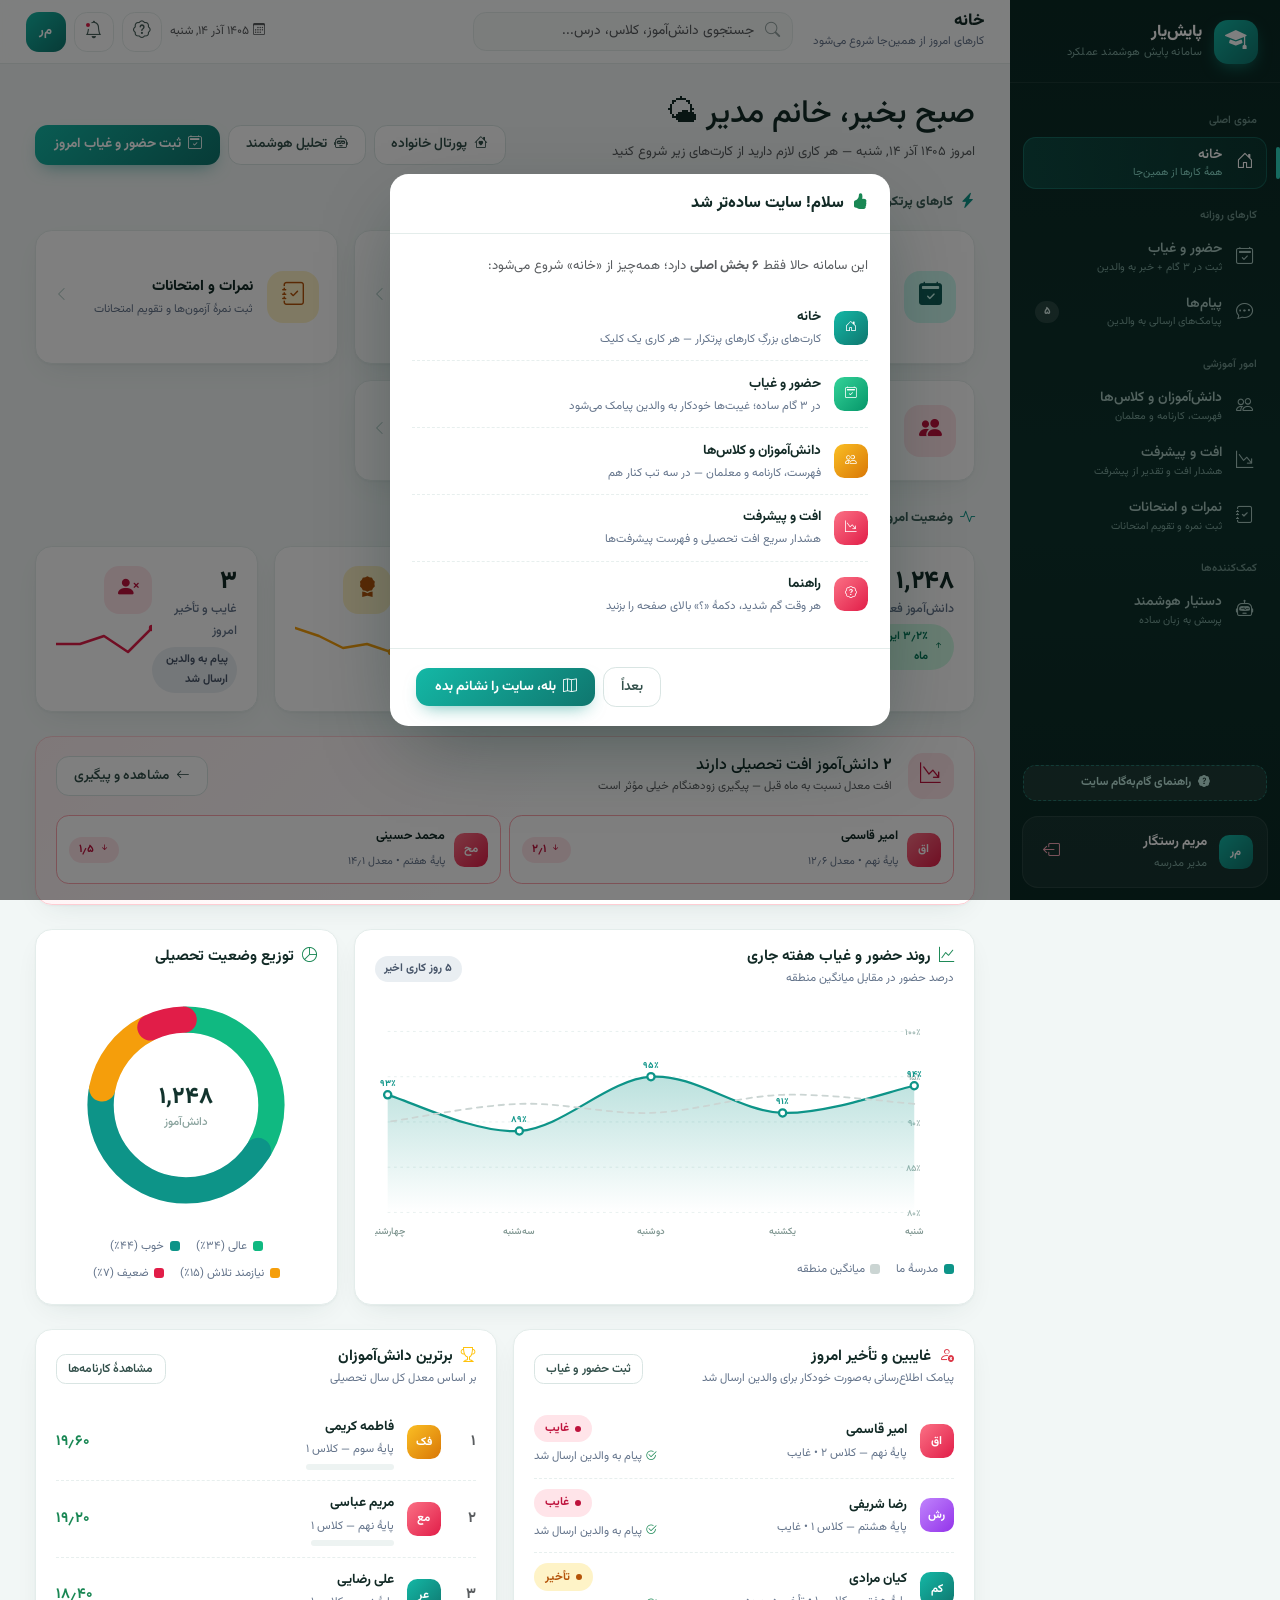
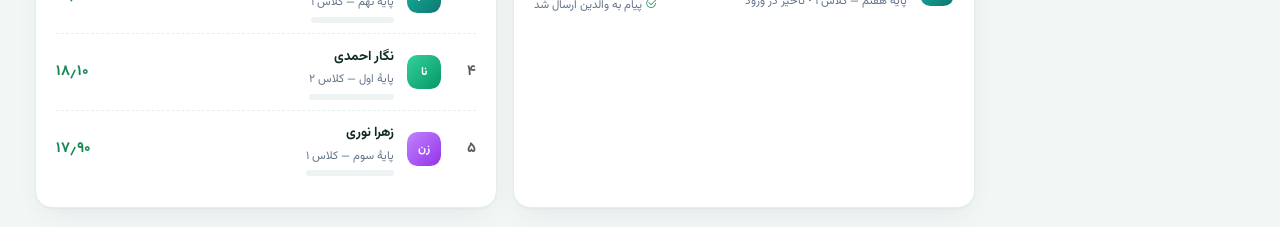
<file: index.html>
<!DOCTYPE html>
<html lang="fa" dir="rtl">
<head>
  <meta charset="UTF-8">
  <meta name="viewport" content="width=device-width, initial-scale=1">
  <title>سامانه پایش هوشمند عملکرد دانش‌آموز</title>
  <meta name="description" content="قالب فرانت‌اند سامانه پایش هوشمند عملکرد، حضور و غیاب و نمرات دانش‌آموزان">
  <link rel="stylesheet" href="assets/css/bootstrap.rtl.min.css">
  <link rel="stylesheet" href="assets/css/bootstrap-icons.css">
  <link rel="stylesheet" href="assets/css/fonts.css">
  <link rel="stylesheet" href="assets/css/style.css">
</head>
<body>

<div class="app-wrapper">

  <!-- ══════════════ پس‌زمینه سایدبار موبایل ══════════════ -->
  <div class="backdrop"></div>

  <!-- ══════════════ سایدبار ساده‌شده: ۶ آیتم با زیرنویس توضیحی ══════════════ -->
  <aside class="sidebar" aria-label="منوی اصلی">
    <div class="brand">
      <span class="brand-logo"><i class="bi bi-mortarboard-fill"></i></span>
      <div>
        <div class="brand-title">پایش‌یار</div>
        <div class="brand-sub">سامانه پایش هوشمند عملکرد</div>
      </div>
    </div>

    <nav class="sidebar-nav sidebar-scroll">
      <div class="nav-caption">منوی اصلی</div>
      <a href="#" class="side-link active" data-view="dashboard">
        <i class="bi bi-house-door"></i>
        <span class="side-wrap"><span class="side-txt">خانه</span><span class="side-sub">همهٔ کارها از همین‌جا</span></span>
      </a>

      <div class="nav-caption">کارهای روزانه</div>
      <a href="#" class="side-link" data-view="attendance">
        <i class="bi bi-calendar2-check"></i>
        <span class="side-wrap"><span class="side-txt">حضور و غیاب</span><span class="side-sub">ثبت در ۳ گام + خبر به والدین</span></span>
      </a>
      <a href="#" class="side-link" data-view="messages">
        <i class="bi bi-chat-dots"></i>
        <span class="side-wrap"><span class="side-txt">پیام‌ها</span><span class="side-sub">پیامک‌های ارسالی به والدین</span></span>
        <span class="n-badge" id="navMsgBadge">۵</span>
      </a>

      <div class="nav-caption">امور آموزشی</div>
      <a href="#" class="side-link" data-view="students">
        <i class="bi bi-people"></i>
        <span class="side-wrap"><span class="side-txt">دانش‌آموزان و کلاس‌ها</span><span class="side-sub">فهرست، کارنامه و معلمان</span></span>
      </a>
      <a href="#" class="side-link" data-view="trend">
        <i class="bi bi-graph-down-arrow"></i>
        <span class="side-wrap"><span class="side-txt">افت و پیشرفت</span><span class="side-sub">هشدار افت و تقدیر از پیشرفت</span></span>
      </a>
      <a href="#" class="side-link" data-view="grades">
        <i class="bi bi-journal-check"></i>
        <span class="side-wrap"><span class="side-txt">نمرات و امتحانات</span><span class="side-sub">ثبت نمره و تقویم امتحانات</span></span>
      </a>

      <div class="nav-caption">کمک‌کننده‌ها</div>
      <a href="#" class="side-link" data-view="ai">
        <i class="bi bi-robot"></i>
        <span class="side-wrap"><span class="side-txt">دستیار هوشمند</span><span class="side-sub">پرسش به زبان ساده</span></span>
      </a>
    </nav>

    <div class="side-help">
      <button class="btn btn-tour w-100" id="btnSideTour"><i class="bi bi-patch-question-fill me-1"></i> راهنمای گام‌به‌گام سایت</button>
    </div>

    <div class="side-user">
      <span class="avatar sm av-teal">م‌ر</span>
      <div>
        <div class="name">مریم رستگار</div>
        <div class="role">مدیر مدرسه</div>
      </div>
      <button class="logout" title="خروج" aria-label="خروج" onclick="toast('خروج از حساب — نسخهٔ نمایشی','bi-box-arrow-left')"><i class="bi bi-box-arrow-left"></i></button>
    </div>
  </aside>

  <!-- ══════════════ ناحیه اصلی ══════════════ -->
  <div class="main-area">

    <!-- نوار بالا -->
    <header class="topbar">
      <button class="icon-btn d-lg-none" id="burger" aria-label="باز کردن منو"><i class="bi bi-list"></i></button>
      <div class="me-2 d-none d-sm-block">
        <h1 class="page-title" id="pageTitle">خانه</h1>
        <div class="crumb" id="pageCrumb">کارهای امروز از همین‌جا شروع می‌شود</div>
      </div>

      <div class="top-search d-none d-md-block">
        <i class="bi bi-search"></i>
        <input type="search" class="form-control" placeholder="جستجوی دانش‌آموز، کلاس، درس..." aria-label="جستجو">
      </div>

      <div class="d-flex align-items-center gap-2 ms-auto">
        <span class="d-none d-lg-inline-flex align-items-center gap-1 text-muted" style="font-size:.75rem">
          <i class="bi bi-calendar3"></i> <span data-today>—</span>
        </span>

        <!-- دکمهٔ همیشگی راهنما: مدیر هیچ‌وقت گم نمی‌شود -->
        <button class="icon-btn" id="btnTopTour" aria-label="راهنما" title="راهنمای گام‌به‌گام">
          <i class="bi bi-patch-question"></i>
        </button>

        <div class="dropdown">
          <button class="icon-btn" data-bs-toggle="dropdown" aria-label="اعلان‌ها" title="اعلان‌ها">
            <i class="bi bi-bell"></i><span class="ping"></span>
          </button>
          <div class="dropdown-menu dropdown-menu-start shadow border-0 p-2" style="width:320px;border-radius:1rem">
            <div class="px-2 py-1 fw-bold" style="font-size:.8rem">اعلان‌های امروز</div>
            <a href="#" class="dropdown-item d-flex gap-2 rounded-3 py-2" onclick="showView('messages');return false;">
              <i class="bi bi-send-x-fill text-danger mt-1"></i>
              <span style="font-size:.76rem"><b>امیر قاسمی</b> غایب بود — پیام به والدین ارسال شد<div class="text-muted">۰۷:۴۵ صبح</div></span>
            </a>
            <a href="#" class="dropdown-item d-flex gap-2 rounded-3 py-2" onclick="showView('messages');return false;">
              <i class="bi bi-send-x-fill text-danger mt-1"></i>
              <span style="font-size:.76rem"><b>رضا شریفی</b> غایب بود — پیام به والدین ارسال شد<div class="text-muted">۰۷:۴۵ صبح</div></span>
            </a>
            <a href="#" class="dropdown-item d-flex gap-2 rounded-3 py-2" onclick="showView('messages');return false;">
              <i class="bi bi-clock-fill text-warning mt-1"></i>
              <span style="font-size:.76rem"><b>کیان مرادی</b> با تأخیر وارد شد<div class="text-muted">۰۸:۱۰ صبح</div></span>
            </a>
            <a href="#" class="dropdown-item d-flex gap-2 rounded-3 py-2" onclick="showView('ai');return false;">
              <i class="bi bi-robot text-success mt-1"></i>
              <span style="font-size:.76rem">دستیار هوشمند: افت معدل کلاس نهم ۲ را بررسی کنید<div class="text-muted">دیروز</div></span>
            </a>
          </div>
        </div>

        <div class="dropdown">
          <button class="btn p-0 border-0 bg-transparent" data-bs-toggle="dropdown" aria-label="حساب کاربری">
            <span class="avatar av-teal">م‌ر</span>
          </button>
          <div class="dropdown-menu dropdown-menu-start shadow border-0 p-2" style="border-radius:1rem;min-width:200px">
            <div class="px-2 py-1"><b style="font-size:.82rem">مریم رستگار</b><div class="text-muted" style="font-size:.7rem">مدیر مدرسهٔ نمونهٔ پایش</div></div>
            <hr class="dropdown-divider">
            <a class="dropdown-item rounded-3" href="#" style="font-size:.8rem" onclick="toast('پروفایل — نسخه نمایشی','bi-person');return false;"><i class="bi bi-person"></i> پروفایل من</a>
            <a class="dropdown-item rounded-3" href="#" style="font-size:.8rem" onclick="toast('تنظیمات سامانه — نسخه نمایشی','bi-gear');return false;"><i class="bi bi-gear"></i> تنظیمات سامانه</a>
            <a class="dropdown-item rounded-3 text-danger" href="#" style="font-size:.8rem" onclick="toast('خروج — نسخه نمایشی','bi-box-arrow-left');return false;"><i class="bi bi-box-arrow-left"></i> خروج</a>
          </div>
        </div>
      </div>
    </header>

    <!-- محتوا -->
    <main class="content">

      <!-- ═══════════ خانه — مرکز کارها (وظیفه‌محور برای مدیر) ═══════════ -->
      <section id="view-dashboard" class="view">
        <div class="d-flex justify-content-between align-items-end flex-wrap gap-2 mb-4">
          <div>
            <h2 id="greet">صبح بخیر، خانم مدیر 🌤</h2>
            <p class="text-muted mb-0" style="font-size:.82rem">امروز <span data-today>—</span> — هر کاری لازم دارید از کارت‌های زیر شروع کنید</p>
          </div>
          <div class="d-flex gap-2">
            <a class="btn btn-ghost" href="parent.html"><i class="bi bi-house-heart me-1"></i> پورتال خانواده</a>
            <button class="btn btn-ghost" onclick="showView('ai')"><i class="bi bi-robot me-1"></i> تحلیل هوشمند</button>
            <button class="btn btn-brand" onclick="showView('attendance')"><i class="bi bi-calendar2-check me-1"></i> ثبت حضور و غیاب امروز</button>
          </div>
        </div>

        <!-- کارهای پرتکرار: ۵ کارت بزرگ (نقشهٔ راه مدیر) -->
        <div class="section-cap"><i class="bi bi-lightning-charge-fill"></i> کارهای پرتکرار — فقط یک کلیک</div>
        <div class="row g-3 mb-4">
          <div class="col-12 col-sm-6 col-xl-4">
            <button class="task-card tc-brand" onclick="showView('attendance')">
              <span class="task-icon"><i class="bi bi-calendar2-check-fill"></i></span>
              <span class="task-body">
                <span class="task-t">ثبت حضور و غیاب</span>
                <span class="task-s">در ۳ گام ساده — غیبت‌ها خودکار به والدین پیامک می‌شود</span>
                <span class="chip down mt-2">۳ غایب و تأخیر امروز</span>
              </span>
              <i class="bi bi-chevron-left task-arrow"></i>
            </button>
          </div>
          <div class="col-12 col-sm-6 col-xl-4">
            <button class="task-card tc-emerald" onclick="showView('messages')">
              <span class="task-icon"><i class="bi bi-chat-dots-fill"></i></span>
              <span class="task-body">
                <span class="task-t">پیام به والدین</span>
                <span class="task-s">پیامک‌های ارسال‌شده و ارسال پیام جدید</span>
                <span class="chip flat mt-2">۵ پیام اخیر</span>
              </span>
              <i class="bi bi-chevron-left task-arrow"></i>
            </button>
          </div>
          <div class="col-12 col-sm-6 col-xl-4">
            <button class="task-card tc-amber" onclick="showView('grades')">
              <span class="task-icon"><i class="bi bi-journal-check"></i></span>
              <span class="task-body">
                <span class="task-t">نمرات و امتحانات</span>
                <span class="task-s">ثبت نمرهٔ آزمون‌ها و تقویم امتحانات</span>
              </span>
              <i class="bi bi-chevron-left task-arrow"></i>
            </button>
          </div>
          <div class="col-12 col-sm-6 col-xl-4">
            <button class="task-card tc-rose" onclick="showView('students')">
              <span class="task-icon"><i class="bi bi-people-fill"></i></span>
              <span class="task-body">
                <span class="task-t">دانش‌آموزان و کلاس‌ها</span>
                <span class="task-s">فهرست دانش‌آموزان، کارنامه و معلمان — هر سه در یک صفحه</span>
              </span>
              <i class="bi bi-chevron-left task-arrow"></i>
            </button>
          </div>
          <div class="col-12 col-sm-6 col-xl-4">
            <button class="task-card tc-violet" onclick="showView('ai')">
              <span class="task-icon"><i class="bi bi-robot"></i></span>
              <span class="task-body">
                <span class="task-t">دستیار هوشمند</span>
                <span class="task-s">سؤال بپرسید به زبان ساده؛ پاسخ از داده‌های همین سامانه</span>
              </span>
              <i class="bi bi-chevron-left task-arrow"></i>
            </button>
          </div>
        </div>

        <!-- وضعیت امروز: ۴ کارت آمار (اعداد مستقیم در HTML) -->
        <div class="section-cap"><i class="bi bi-activity"></i> وضعیت امروز در یک نگاه</div>
        <div class="row g-3 mb-4">
          <div class="col-12 col-sm-6 col-xl-3">
            <div class="card-soft stat-card">
              <div class="d-flex justify-content-between align-items-start">
                <div>
                  <div class="stat-num">۱٬۲۴۸</div>
                  <div class="stat-label">دانش‌آموز فعال</div>
                  <span class="chip up mt-1"><i class="bi bi-arrow-up-short"></i>۳٫۲٪ این ماه</span>
                </div>
                <div>
                  <span class="stat-icon bg-soft-brand"><i class="bi bi-people-fill"></i></span>
                  <div class="mt-2" style="width:96px"><svg viewBox="0 0 96 34"><polyline points="96,30 76.8,21.529411764705884 57.6,17.647058823529413 38.4,15.176470588235293 19.200000000000003,10.588235294117645 0,6" fill="none" stroke="#0d9488" stroke-width="2.5" stroke-linecap="round" stroke-linejoin="round"></polyline><circle cx="96" cy="30" r="3.2" fill="#0d9488"></circle></svg></div>
                </div>
              </div>
            </div>
          </div>
          <div class="col-12 col-sm-6 col-xl-3">
            <div class="card-soft stat-card">
              <div class="d-flex justify-content-between align-items-start">
                <div>
                  <div class="stat-num">۹۳٪</div>
                  <div class="stat-label">درصد حضور امروز</div>
                  <span class="chip down mt-1"><i class="bi bi-arrow-down-short"></i>۱٪ نسبت به دیروز</span>
                </div>
                <div>
                  <span class="stat-icon bg-soft-emerald"><i class="bi bi-calendar2-check-fill"></i></span>
                  <div class="mt-2" style="width:96px"><svg viewBox="0 0 96 34"><polyline points="96,10 72,22 48,6 24,30 0,14" fill="none" stroke="#10b981" stroke-width="2.5" stroke-linecap="round" stroke-linejoin="round"></polyline><circle cx="96" cy="10" r="3.2" fill="#10b981"></circle></svg></div>
                </div>
              </div>
            </div>
          </div>
          <div class="col-12 col-sm-6 col-xl-3">
            <div class="card-soft stat-card">
              <div class="d-flex justify-content-between align-items-start">
                <div>
                  <div class="stat-num">۱۶٫۴</div>
                  <div class="stat-label">میانگین نمرات مدرسه</div>
                  <span class="chip up mt-1"><i class="bi bi-arrow-up-short"></i>۰٫۲ نسبت به ماه قبل</span>
                </div>
                <div>
                  <span class="stat-icon bg-soft-amber"><i class="bi bi-award-fill"></i></span>
                  <div class="mt-2" style="width:96px"><svg viewBox="0 0 96 34"><polyline points="96,30 72,22 48,26 24,14 0,6" fill="none" stroke="#f59e0b" stroke-width="2.5" stroke-linecap="round" stroke-linejoin="round"></polyline><circle cx="96" cy="30" r="3.2" fill="#f59e0b"></circle></svg></div>
                </div>
              </div>
            </div>
          </div>
          <div class="col-12 col-sm-6 col-xl-3">
            <div class="card-soft stat-card">
              <div class="d-flex justify-content-between align-items-start">
                <div>
                  <div class="stat-num">۳</div>
                  <div class="stat-label">غایب و تأخیر امروز</div>
                  <span class="chip flat mt-1">پیام به والدین ارسال شد</span>
                </div>
                <div>
                  <span class="stat-icon bg-soft-rose"><i class="bi bi-person-x-fill"></i></span>
                  <div class="mt-2" style="width:96px"><svg viewBox="0 0 96 34"><polyline points="96,6 72,30 48,14 24,22 0,22" fill="none" stroke="#e11d48" stroke-width="2.5" stroke-linecap="round" stroke-linejoin="round"></polyline><circle cx="96" cy="6" r="3.2" fill="#e11d48"></circle></svg></div>
                </div>
              </div>
            </div>
          </div>
        </div>

        <!-- ⚠️ هشدار افت تحصیلی — مدیر سریع متوجه می‌شود (فقط وقتی افت وجود داشته باشد نمایش داده می‌شود) -->
        <div class="card-soft trend-alert mb-4 d-none" id="declineAlert">
          <div class="card-body">
            <div class="d-flex align-items-center gap-3 flex-wrap mb-3">
              <span class="trend-alert-icon"><i class="bi bi-graph-down-arrow"></i></span>
              <div class="flex-grow-1">
                <h6 class="mb-0"><b id="declineAlertCount">۰</b> دانش‌آموز افت تحصیلی دارند</h6>
                <div class="text-muted" style="font-size:.72rem">افت معدل نسبت به ماه قبل — پیگیری زودهنگام خیلی مؤثر است</div>
              </div>
              <button class="btn btn-ghost" onclick="showView('trend')"><i class="bi bi-arrow-left me-1"></i> مشاهده و پیگیری</button>
            </div>
            <div class="row g-2" id="declineAlertList"></div>
          </div>
        </div>

        <!-- نمودارها (SVG ثابت داخل HTML) -->
        <div class="row g-3 mb-4">
          <div class="col-lg-8">
            <div class="card-soft h-100">
              <div class="card-head">
                <div><h6><i class="bi bi-graph-up text-success me-1"></i> روند حضور و غیاب هفته جاری</h6><span class="hint">درصد حضور در مقابل میانگین منطقه</span></div>
                <span class="chip flat">۵ روز کاری اخیر</span>
              </div>
              <div class="card-body">
                <div class="chart-wrap"><svg viewBox="0 0 640 250" role="img" aria-label="نمودار خطی"><linearGradient id="grad-w-0" x1="0" y1="0" x2="0" y2="1"><stop offset="0%" stop-color="#0d9488" stop-opacity="0.28"></stop><stop offset="100%" stop-color="#0d9488" stop-opacity="0"></stop></linearGradient><line x1="14" x2="596" y1="216" y2="216" stroke="#e6efee" stroke-dasharray="3 4"></line><text x="604" y="220" font-size="10" fill="#9ab3ae" text-anchor="start" font-weight="500">۸۰٪</text><line x1="14" x2="596" y1="166" y2="166" stroke="#e6efee" stroke-dasharray="3 4"></line><text x="604" y="170" font-size="10" fill="#9ab3ae" text-anchor="start" font-weight="500">۸۵٪</text><line x1="14" x2="596" y1="116" y2="116" stroke="#e6efee" stroke-dasharray="3 4"></line><text x="604" y="120" font-size="10" fill="#9ab3ae" text-anchor="start" font-weight="500">۹۰٪</text><line x1="14" x2="596" y1="66" y2="66" stroke="#e6efee" stroke-dasharray="3 4"></line><text x="604" y="70" font-size="10" fill="#9ab3ae" text-anchor="start" font-weight="500">۹۵٪</text><line x1="14" x2="596" y1="16" y2="16" stroke="#e6efee" stroke-dasharray="3 4"></line><text x="604" y="20" font-size="10" fill="#9ab3ae" text-anchor="start" font-weight="500">۱۰۰٪</text><text x="596" y="240" font-size="10.5" fill="#7d948f" text-anchor="middle" font-weight="500">شنبه</text><text x="450.5" y="240" font-size="10.5" fill="#7d948f" text-anchor="middle" font-weight="500">یکشنبه</text><text x="305" y="240" font-size="10.5" fill="#7d948f" text-anchor="middle" font-weight="500">دوشنبه</text><text x="159.5" y="240" font-size="10.5" fill="#7d948f" text-anchor="middle" font-weight="500">سه‌شنبه</text><text x="14" y="240" font-size="10.5" fill="#7d948f" text-anchor="middle" font-weight="500">چهارشنبه</text><path d="M 596 76 C 571.75 81, 499 107.66666666666666, 450.5 105.99999999999999 C 402 104.33333333333331, 353.5 62.666666666666664, 305 66 C 256.5 69.33333333333334, 208 122.66666666666667, 159.5 126 C 111 129.33333333333334, 38.25 92.66666666666667, 14 86 L 14 216 L 596 216 Z" fill="url(#grad-w-0)"></path><path d="M 596 76 C 571.75 81, 499 107.66666666666666, 450.5 105.99999999999999 C 402 104.33333333333331, 353.5 62.666666666666664, 305 66 C 256.5 69.33333333333334, 208 122.66666666666667, 159.5 126 C 111 129.33333333333334, 38.25 92.66666666666667, 14 86" fill="none" stroke="#0d9488" stroke-width="2.5" stroke-linecap="round" stroke-linejoin="round"></path><circle cx="596" cy="76" r="4" fill="#fff" stroke="#0d9488" stroke-width="2.5"></circle><text x="596" y="66" font-size="10" fill="#0d9488" text-anchor="middle" font-weight="700">۹۴٪</text><circle cx="450.5" cy="105.99999999999999" r="4" fill="#fff" stroke="#0d9488" stroke-width="2.5"></circle><text x="450.5" y="95.99999999999999" font-size="10" fill="#0d9488" text-anchor="middle" font-weight="700">۹۱٪</text><circle cx="305" cy="66" r="4" fill="#fff" stroke="#0d9488" stroke-width="2.5"></circle><text x="305" y="56" font-size="10" fill="#0d9488" text-anchor="middle" font-weight="700">۹۵٪</text><circle cx="159.5" cy="126" r="4" fill="#fff" stroke="#0d9488" stroke-width="2.5"></circle><text x="159.5" y="116" font-size="10" fill="#0d9488" text-anchor="middle" font-weight="700">۸۹٪</text><circle cx="14" cy="86" r="4" fill="#fff" stroke="#0d9488" stroke-width="2.5"></circle><text x="14" y="76" font-size="10" fill="#0d9488" text-anchor="middle" font-weight="700">۹۳٪</text><path d="M 596 96 C 571.75 94.33333333333333, 499 84.33333333333334, 450.5 86 C 402 87.66666666666666, 353.5 104.33333333333331, 305 105.99999999999999 C 256.5 107.66666666666666, 208 94.33333333333333, 159.5 96 C 111 97.66666666666667, 38.25 112.66666666666667, 14 116" fill="none" stroke="#cbd5d3" stroke-width="2" stroke-linecap="round" stroke-linejoin="round" stroke-dasharray="6 6"></path></svg></div>
                <div class="legend mt-3">
                  <span class="li"><span class="swatch" style="background:#0d9488"></span>مدرسهٔ ما</span>
                  <span class="li"><span class="swatch" style="background:#cbd5d3"></span>میانگین منطقه</span>
                </div>
              </div>
            </div>
          </div>
          <div class="col-lg-4">
            <div class="card-soft h-100">
              <div class="card-head"><h6><i class="bi bi-pie-chart text-success me-1"></i> توزیع وضعیت تحصیلی</h6></div>
              <div class="card-body d-flex flex-column align-items-center justify-content-center gap-3">
                <div class="chart-wrap" style="max-width:230px"><svg viewBox="0 0 210 210" role="img" aria-label="نمودار دونات"><circle cx="105" cy="105" r="78" fill="none" stroke="#edf3f2" stroke-width="24"></circle><circle cx="105" cy="105" r="78" fill="none" stroke="#10b981" stroke-width="24" stroke-dasharray="163.63007434640264 490.0884539600077" stroke-dashoffset="0" stroke-linecap="round" transform="rotate(-90 105 105)"></circle><circle cx="105" cy="105" r="78" fill="none" stroke="#0d9488" stroke-width="24" stroke-dasharray="212.6389197424034 490.0884539600077" stroke-dashoffset="-166.63007434640264" stroke-linecap="round" transform="rotate(-90 105 105)"></circle><circle cx="105" cy="105" r="78" fill="none" stroke="#f59e0b" stroke-width="24" stroke-dasharray="70.51326809400115 490.0884539600077" stroke-dashoffset="-382.26899408880604" stroke-linecap="round" transform="rotate(-90 105 105)"></circle><circle cx="105" cy="105" r="78" fill="none" stroke="#e11d48" stroke-width="24" stroke-dasharray="31.306191777200546 490.0884539600077" stroke-dashoffset="-455.7822621828072" stroke-linecap="round" transform="rotate(-90 105 105)"></circle><text x="105" y="103" font-size="21" fill="#12332d" text-anchor="middle" font-weight="800" class="donut-center">۱٬۲۴۸</text><text x="105" y="123" font-size="10.5" fill="#8aa39e" text-anchor="middle" font-weight="500">دانش‌آموز</text></svg></div>
                <div class="legend justify-content-center">
                  <span class="li"><span class="swatch" style="background:#10b981"></span>عالی (۳۴٪)</span>
                  <span class="li"><span class="swatch" style="background:#0d9488"></span>خوب (۴۴٪)</span>
                  <span class="li"><span class="swatch" style="background:#f59e0b"></span>نیازمند تلاش (۱۵٪)</span>
                  <span class="li"><span class="swatch" style="background:#e11d48"></span>ضعیف (۷٪)</span>
                </div>
              </div>
            </div>
          </div>
        </div>

        <!-- غایبین و برترین‌ها (داده‌ها مستقیم در HTML) -->
        <div class="row g-3">
          <div class="col-lg-6">
            <div class="card-soft h-100">
              <div class="card-head">
                <div><h6><i class="bi bi-person-x text-danger me-1"></i> غایبین و تأخیر امروز</h6><span class="hint">پیامک اطلاع‌رسانی به‌صورت خودکار برای والدین ارسال شد</span></div>
                <button class="btn btn-ghost btn-sm-brand" onclick="showView('attendance')">ثبت حضور و غیاب</button>
              </div>
              <div class="card-body pt-1">
                <div class="row-item">
                  <span class="avatar sm av-rose">اق</span>
                  <div>
                    <div class="t">امیر قاسمی</div>
                    <div class="s">پایهٔ نهم — کلاس ۲ • غایب</div>
                  </div>
                  <div class="end">
                    <span class="status-pill st-danger">غایب</span>
                    <div class="s mt-1"><i class="bi bi-check2-circle text-success"></i> پیام به والدین ارسال شد</div>
                  </div>
                </div>
                <div class="row-item">
                  <span class="avatar sm av-violet">رش</span>
                  <div>
                    <div class="t">رضا شریفی</div>
                    <div class="s">پایهٔ هشتم — کلاس ۱ • غایب</div>
                  </div>
                  <div class="end">
                    <span class="status-pill st-danger">غایب</span>
                    <div class="s mt-1"><i class="bi bi-check2-circle text-success"></i> پیام به والدین ارسال شد</div>
                  </div>
                </div>
                <div class="row-item">
                  <span class="avatar sm av-teal">کم</span>
                  <div>
                    <div class="t">کیان مرادی</div>
                    <div class="s">پایهٔ هفتم — کلاس ۱ • تأخیر در ورود</div>
                  </div>
                  <div class="end">
                    <span class="status-pill st-warn">تأخیر</span>
                    <div class="s mt-1"><i class="bi bi-check2-circle text-success"></i> پیام به والدین ارسال شد</div>
                  </div>
                </div>
              </div>
            </div>
          </div>
          <div class="col-lg-6">
            <div class="card-soft h-100">
              <div class="card-head">
                <div><h6><i class="bi bi-trophy text-warning me-1"></i> برترین دانش‌آموزان</h6><span class="hint">بر اساس معدل کل سال تحصیلی</span></div>
                <button class="btn btn-ghost btn-sm-brand" onclick="openReportTab()">مشاهدهٔ کارنامه‌ها</button>
              </div>
              <div class="card-body pt-1">
                <div class="row-item">
                  <span class="fw-bold text-muted" style="width:1.4rem">۱</span>
                  <span class="avatar sm av-amber">فک</span>
                  <div>
                    <div class="t">فاطمه کریمی</div>
                    <div class="s">پایهٔ سوم — کلاس ۱</div>
                    <div class="track mt-1" style="height:6px;background:#edf3f2;border-radius:99px;max-width:170px">
                      <div class="fill" style="width:98%;background:linear-gradient(90deg,#14b8a6,#0f766e)"></div>
                    </div>
                  </div>
                  <div class="end"><b class="text-success">۱۹٫۶۰</b></div>
                </div>
                <div class="row-item">
                  <span class="fw-bold text-muted" style="width:1.4rem">۲</span>
                  <span class="avatar sm av-rose">مع</span>
                  <div>
                    <div class="t">مریم عباسی</div>
                    <div class="s">پایهٔ نهم — کلاس ۱</div>
                    <div class="track mt-1" style="height:6px;background:#edf3f2;border-radius:99px;max-width:170px">
                      <div class="fill" style="width:96%;background:linear-gradient(90deg,#14b8a6,#0f766e)"></div>
                    </div>
                  </div>
                  <div class="end"><b class="text-success">۱۹٫۲۰</b></div>
                </div>
                <div class="row-item">
                  <span class="fw-bold text-muted" style="width:1.4rem">۳</span>
                  <span class="avatar sm av-teal">عر</span>
                  <div>
                    <div class="t">علی رضایی</div>
                    <div class="s">پایهٔ نهم — کلاس ۱</div>
                    <div class="track mt-1" style="height:6px;background:#edf3f2;border-radius:99px;max-width:170px">
                      <div class="fill" style="width:92%;background:linear-gradient(90deg,#14b8a6,#0f766e)"></div>
                    </div>
                  </div>
                  <div class="end"><b class="text-success">۱۸٫۴۰</b></div>
                </div>
                <div class="row-item">
                  <span class="fw-bold text-muted" style="width:1.4rem">۴</span>
                  <span class="avatar sm av-emerald">نا</span>
                  <div>
                    <div class="t">نگار احمدی</div>
                    <div class="s">پایهٔ اول — کلاس ۲</div>
                    <div class="track mt-1" style="height:6px;background:#edf3f2;border-radius:99px;max-width:170px">
                      <div class="fill" style="width:90.5%;background:linear-gradient(90deg,#14b8a6,#0f766e)"></div>
                    </div>
                  </div>
                  <div class="end"><b class="text-success">۱۸٫۱۰</b></div>
                </div>
                <div class="row-item">
                  <span class="fw-bold text-muted" style="width:1.4rem">۵</span>
                  <span class="avatar sm av-violet">زن</span>
                  <div>
                    <div class="t">زهرا نوری</div>
                    <div class="s">پایهٔ سوم — کلاس ۱</div>
                    <div class="track mt-1" style="height:6px;background:#edf3f2;border-radius:99px;max-width:170px">
                      <div class="fill" style="width:89.5%;background:linear-gradient(90deg,#14b8a6,#0f766e)"></div>
                    </div>
                  </div>
                  <div class="end"><b class="text-success">۱۷٫۹۰</b></div>
                </div>
              </div>
            </div>
          </div>
        </div>
      </section>

      <!-- ═══════════ حضور و غیاب — ویزارد ۳ گامی (داده‌های تستی مستقیم در HTML) ═══════════ -->
      <section id="view-attendance" class="view d-none">
        <div class="page-head">
          <div>
            <h2>ثبت حضور و غیاب</h2>
            <p>فقط ۳ گام: کلاس را انتخاب کنید ← وضعیت‌ها را علامت بزنید ← تأیید و ارسال پیام به والدین</p>
          </div>
          <div class="date-nav">
            <button class="btn-icon-ghost" aria-label="روز قبل" onclick="toast('انتخاب تاریخ — نسخه نمایشی','bi-calendar3')"><i class="bi bi-chevron-right"></i></button>
            <span class="d-label" id="attDate">—</span>
            <button class="btn-icon-ghost" aria-label="روز بعد" onclick="toast('انتخاب تاریخ — نسخه نمایشی','bi-calendar3')"><i class="bi bi-chevron-left"></i></button>
          </div>
        </div>

        <!-- نوار پیشرفت گام‌ها -->
        <div class="wiz-progress" id="attProg" aria-label="مراحل ثبت حضور و غیاب">
          <div class="wstep active" data-w="1"><span class="wnum">۱</span><span class="wt">انتخاب کلاس</span></div>
          <div class="wline"></div>
          <div class="wstep" data-w="2"><span class="wnum">۲</span><span class="wt">ثبت وضعیت</span></div>
          <div class="wline"></div>
          <div class="wstep" data-w="3"><span class="wnum">۳</span><span class="wt">تأیید و ارسال</span></div>
        </div>

        <!-- گام ۱: انتخاب کلاس (۵ کلاس نمونه — داده مستقیم در HTML) -->
        <div class="att-step" id="attStep1">
          <div class="card-soft">
            <div class="card-head">
              <h6><i class="bi bi-easel2 text-success me-1"></i> کلاس موردنظر را انتخاب کنید</h6>
              <span class="hint" id="attClsHint">۵ کلاس فعال</span>
            </div>
            <div class="card-body">
              <div class="row g-3" id="attClassCards">
                <div class="col-12 col-sm-6 col-lg-4">
                  <button type="button" class="cls-card" data-grade="اول" data-cls="۲" data-teacher="سمانه نوروزی" data-count="۲۶">
                    <span class="cls-badge av-emerald">اول ۲</span>
                    <span class="cls-t">پایهٔ اول — کلاس ۲</span>
                    <span class="cls-s"><i class="bi bi-person-video3"></i> معلم: سمانه نوروزی</span>
                    <span class="cls-s"><i class="bi bi-people"></i> ۲۶ دانش‌آموز</span>
                  </button>
                </div>
                <div class="col-12 col-sm-6 col-lg-4">
                  <button type="button" class="cls-card" data-grade="سوم" data-cls="۱" data-teacher="نرگس محمدی" data-count="۲۳">
                    <span class="cls-badge av-amber">سوم ۱</span>
                    <span class="cls-t">پایهٔ سوم — کلاس ۱</span>
                    <span class="cls-s"><i class="bi bi-person-video3"></i> معلم: نرگس محمدی</span>
                    <span class="cls-s"><i class="bi bi-people"></i> ۲۳ دانش‌آموز</span>
                  </button>
                </div>
                <div class="col-12 col-sm-6 col-lg-4">
                  <button type="button" class="cls-card" data-grade="هفتم" data-cls="۲" data-teacher="مینا اکبری" data-count="۲۷">
                    <span class="cls-badge av-violet">هفتم ۲</span>
                    <span class="cls-t">پایهٔ هفتم — کلاس ۲</span>
                    <span class="cls-s"><i class="bi bi-person-video3"></i> معلم: مینا اکبری</span>
                    <span class="cls-s"><i class="bi bi-people"></i> ۲۷ دانش‌آموز</span>
                  </button>
                </div>
                <div class="col-12 col-sm-6 col-lg-4">
                  <button type="button" class="cls-card" data-grade="نهم" data-cls="۱" data-teacher="پویا صالحی" data-count="۲۵">
                    <span class="cls-badge av-teal">نهم ۱</span>
                    <span class="cls-t">پایهٔ نهم — کلاس ۱</span>
                    <span class="cls-s"><i class="bi bi-person-video3"></i> معلم: پویا صالحی</span>
                    <span class="cls-s"><i class="bi bi-people"></i> ۲۵ دانش‌آموز</span>
                  </button>
                </div>
                <div class="col-12 col-sm-6 col-lg-4">
                  <button type="button" class="cls-card" data-grade="نهم" data-cls="۲" data-teacher="پویا صالحی" data-count="۲۴">
                    <span class="cls-badge av-rose">نهم ۲</span>
                    <span class="cls-t">پایهٔ نهم — کلاس ۲</span>
                    <span class="cls-s"><i class="bi bi-person-video3"></i> معلم: پویا صالحی</span>
                    <span class="cls-s"><i class="bi bi-people"></i> ۲۴ دانش‌آموز</span>
                  </button>
                </div>
              </div>
            </div>
            <div class="card-body d-flex justify-content-end pt-0">
              <button class="btn btn-brand" id="attToStep2" disabled>ادامه ← گام ۲ (ثبت وضعیت)</button>
            </div>
          </div>
        </div>

        <!-- گام ۲: ثبت وضعیت (۵ ردیف دادهٔ تستی مستقیم در HTML) -->
        <div class="att-step d-none" id="attStep2">
          <div class="card-soft mb-3">
            <div class="card-body">
              <div class="row g-2 align-items-center">
                <div class="col-md-5">
                  <span class="chip flat p-2" id="attSelClass"><i class="bi bi-easel2"></i> کلاسی انتخاب نشده</span>
                </div>
                <div class="col-md-7 d-flex flex-wrap gap-2 justify-content-md-end">
                  <span class="chip up p-2"><i class="bi bi-check-circle"></i> حاضر: <b id="cntPresent">۰</b></span>
                  <span class="chip down p-2"><i class="bi bi-x-circle"></i> غایب: <b id="cntAbsent">۰</b></span>
                  <span class="chip flat p-2" style="background:var(--amber-soft);color:#b45309"><i class="bi bi-clock"></i> تأخیر: <b id="cntLate">۰</b></span>
                  <span class="chip flat p-2"><i class="bi bi-file-text"></i> مجوز: <b id="cntExcused">۰</b></span>
                </div>
              </div>
              <div class="row g-2 mt-1 align-items-center">
                <div class="col-md-7">
                  <div class="att-search">
                    <i class="bi bi-search"></i>
                    <input type="search" class="form-control" id="attSearch" placeholder="جستجوی سریع نام یا کد دانش‌آموز..." aria-label="جستجوی دانش‌آموز در فهرست حضور و غیاب">
                  </div>
                </div>
                <div class="col-md-5 text-muted d-flex align-items-center gap-1" style="font-size:.7rem">
                  <i class="bi bi-person-check"></i> <span id="attVisibleCount">۵ نفر نمایش داده می‌شود</span>
                </div>
              </div>
            </div>
          </div>

          <div class="card-soft">
            <div class="card-head">
              <h6><i class="bi bi-check2-square text-success me-1"></i> وضعیت هر دانش‌آموز را علامت بزنید</h6>
              <span class="hint">همه به‌صورت پیش‌فرض «حاضر» هستند — فقط غایب، تأخیر یا مجوزها را علامت بزنید (فهرست نمونهٔ نمایشی است)</span>
            </div>
            <div class="table-responsive" style="max-height:52vh;overflow-y:auto">
              <table class="table table-clean align-middle">
                <thead class="position-sticky top-0 bg-white" style="z-index:5">
                  <tr><th>دانش‌آموز</th><th>والدین</th><th class="d-none d-md-table-cell">تماس اضطراری</th><th>وضعیت امروز</th><th>نتیجه</th></tr>
                </thead>
                <tbody id="attTbody">
                  <tr data-id="۱۰۴۲" data-name="علی رضایی" data-parent="آقای رضایی" data-phone="۰۹۱۲۳۴۵۶۷۸۹" data-status="present">
                    <td><div class="d-flex align-items-center gap-2">
                      <span class="avatar sm av-teal">عر</span>
                      <div><div class="fw-bold" style="font-size:.85rem">علی رضایی</div><div class="text-muted" style="font-size:.7rem">کد: ۱۰۴۲ — کلاس ۱</div></div>
                    </div></td>
                    <td>آقای رضایی</td>
                    <td class="d-none d-md-table-cell">۰۹۱۲۳۴۵۶۷۸۹</td>
                    <td><div class="seg">
                      <button type="button" class="seg-btn present" data-v="present"><i class="bi bi-check-circle"></i>حاضر</button>
                      <button type="button" class="seg-btn" data-v="absent"><i class="bi bi-x-circle"></i>غایب</button>
                      <button type="button" class="seg-btn" data-v="late"><i class="bi bi-clock"></i>تأخیر</button>
                      <button type="button" class="seg-btn" data-v="excused"><i class="bi bi-file-earmark-text"></i>مجوز</button>
                    </div></td>
                    <td><span class="status-pill st-excellent" data-pill>حاضر</span></td>
                  </tr>
                  <tr data-id="۱۰۴۳" data-name="سارا موسوی" data-parent="خانم موسوی" data-phone="۰۹۱۲۱۱۱۲۲۳۳" data-status="present">
                    <td><div class="d-flex align-items-center gap-2">
                      <span class="avatar sm av-emerald">سم</span>
                      <div><div class="fw-bold" style="font-size:.85rem">سارا موسوی</div><div class="text-muted" style="font-size:.7rem">کد: ۱۰۴۳ — کلاس ۱</div></div>
                    </div></td>
                    <td>خانم موسوی</td>
                    <td class="d-none d-md-table-cell">۰۹۱۲۱۱۱۲۲۳۳</td>
                    <td><div class="seg">
                      <button type="button" class="seg-btn present" data-v="present"><i class="bi bi-check-circle"></i>حاضر</button>
                      <button type="button" class="seg-btn" data-v="absent"><i class="bi bi-x-circle"></i>غایب</button>
                      <button type="button" class="seg-btn" data-v="late"><i class="bi bi-clock"></i>تأخیر</button>
                      <button type="button" class="seg-btn" data-v="excused"><i class="bi bi-file-earmark-text"></i>مجوز</button>
                    </div></td>
                    <td><span class="status-pill st-excellent" data-pill>حاضر</span></td>
                  </tr>
                  <tr data-id="۱۰۴۴" data-name="مریم عباسی" data-parent="آقای عباسی" data-phone="۰۹۳۵۴۴۴۵۵۶۶" data-status="present">
                    <td><div class="d-flex align-items-center gap-2">
                      <span class="avatar sm av-amber">مع</span>
                      <div><div class="fw-bold" style="font-size:.85rem">مریم عباسی</div><div class="text-muted" style="font-size:.7rem">کد: ۱۰۴۴ — کلاس ۱</div></div>
                    </div></td>
                    <td>آقای عباسی</td>
                    <td class="d-none d-md-table-cell">۰۹۳۵۴۴۴۵۵۶۶</td>
                    <td><div class="seg">
                      <button type="button" class="seg-btn present" data-v="present"><i class="bi bi-check-circle"></i>حاضر</button>
                      <button type="button" class="seg-btn" data-v="absent"><i class="bi bi-x-circle"></i>غایب</button>
                      <button type="button" class="seg-btn" data-v="late"><i class="bi bi-clock"></i>تأخیر</button>
                      <button type="button" class="seg-btn" data-v="excused"><i class="bi bi-file-earmark-text"></i>مجوز</button>
                    </div></td>
                    <td><span class="status-pill st-excellent" data-pill>حاضر</span></td>
                  </tr>
                  <tr data-id="۱۰۴۵" data-name="آرش کاظمی" data-parent="آقای کاظمی" data-phone="۰۹۱۹۸۸۸۷۷۶۶" data-status="present">
                    <td><div class="d-flex align-items-center gap-2">
                      <span class="avatar sm av-violet">آک</span>
                      <div><div class="fw-bold" style="font-size:.85rem">آرش کاظمی</div><div class="text-muted" style="font-size:.7rem">کد: ۱۰۴۵ — کلاس ۱</div></div>
                    </div></td>
                    <td>آقای کاظمی</td>
                    <td class="d-none d-md-table-cell">۰۹۱۹۸۸۸۷۷۶۶</td>
                    <td><div class="seg">
                      <button type="button" class="seg-btn present" data-v="present"><i class="bi bi-check-circle"></i>حاضر</button>
                      <button type="button" class="seg-btn" data-v="absent"><i class="bi bi-x-circle"></i>غایب</button>
                      <button type="button" class="seg-btn" data-v="late"><i class="bi bi-clock"></i>تأخیر</button>
                      <button type="button" class="seg-btn" data-v="excused"><i class="bi bi-file-earmark-text"></i>مجوز</button>
                    </div></td>
                    <td><span class="status-pill st-excellent" data-pill>حاضر</span></td>
                  </tr>
                  <tr data-id="۱۰۴۶" data-name="امیر قاسمی" data-parent="آقای قاسمی" data-phone="۰۹۱۲۷۷۷۸۸۹۹" data-status="present">
                    <td><div class="d-flex align-items-center gap-2">
                      <span class="avatar sm av-rose">اق</span>
                      <div><div class="fw-bold" style="font-size:.85rem">امیر قاسمی</div><div class="text-muted" style="font-size:.7rem">کد: ۱۰۴۶ — کلاس ۲</div></div>
                    </div></td>
                    <td>آقای قاسمی</td>
                    <td class="d-none d-md-table-cell">۰۹۱۲۷۷۷۸۸۹۹</td>
                    <td><div class="seg">
                      <button type="button" class="seg-btn present" data-v="present"><i class="bi bi-check-circle"></i>حاضر</button>
                      <button type="button" class="seg-btn" data-v="absent"><i class="bi bi-x-circle"></i>غایب</button>
                      <button type="button" class="seg-btn" data-v="late"><i class="bi bi-clock"></i>تأخیر</button>
                      <button type="button" class="seg-btn" data-v="excused"><i class="bi bi-file-earmark-text"></i>مجوز</button>
                    </div></td>
                    <td><span class="status-pill st-excellent" data-pill>حاضر</span></td>
                  </tr>
                  <tr id="attSearchEmpty" class="d-none"><td colspan="5"><div class="empty-hint">دانش‌آموزی با این نام یا کد پیدا نشد</div></td></tr>
                </tbody>
              </table>
            </div>
            <div class="card-body d-flex justify-content-between flex-wrap gap-2 pt-0">
              <button class="btn btn-ghost" id="attBack1"><i class="bi bi-chevron-right me-1"></i> بازگشت (انتخاب کلاس)</button>
              <button class="btn btn-brand" id="attToStep3">ادامه ← گام ۳ (تأیید و ارسال)</button>
            </div>
          </div>
        </div>

        <!-- گام ۳: تأیید و ارسال -->
        <div class="att-step d-none" id="attStep3">
          <div class="row g-3">
            <div class="col-lg-7">
              <div class="card-soft h-100">
                <div class="card-head"><h6><i class="bi bi-clipboard-check text-success me-1"></i> بازبینی نهایی</h6><span class="hint">خلاصهٔ ثبت شما قبل از ارسال</span></div>
                <div class="card-body">
                  <div class="row text-center g-2 mb-3">
                    <div class="col-6 col-md-3"><div class="review-box rb-ok"><div class="rb-num" id="revPresent">۰</div><div class="rb-t">حاضر</div></div></div>
                    <div class="col-6 col-md-3"><div class="review-box rb-danger"><div class="rb-num" id="revAbsent">۰</div><div class="rb-t">غایب</div></div></div>
                    <div class="col-6 col-md-3"><div class="review-box rb-warn"><div class="rb-num" id="revLate">۰</div><div class="rb-t">تأخیر</div></div></div>
                    <div class="col-6 col-md-3"><div class="review-box rb-info"><div class="rb-num" id="revExcused">۰</div><div class="rb-t">مجوز</div></div></div>
                  </div>
                  <div class="text-muted" style="font-size:.75rem"><i class="bi bi-info-circle"></i> در صورت تأیید، وضعیت ثبت و پیام اطلاع‌رسانی برای والدینِ غایبین و تأخیری‌ها ارسال می‌شود.</div>
                </div>
                <div class="card-body d-flex justify-content-between flex-wrap gap-2 pt-0">
                  <button class="btn btn-ghost" id="attBack2"><i class="bi bi-chevron-right me-1"></i> بازگشت (ویرایش وضعیت‌ها)</button>
                  <button class="btn btn-brand" id="btnNotify"><i class="bi bi-send-check me-1"></i> تأیید نهایی و ارسال پیام</button>
                </div>
              </div>
            </div>
            <div class="col-lg-5">
              <div class="card-soft h-100">
                <div class="card-head"><h6><i class="bi bi-send text-success me-1"></i> پیش‌نمایش پیامک والدین</h6></div>
                <div class="card-body">
                  <div class="sms-preview mb-3" id="smsBox"></div>
                  <div class="text-muted" style="font-size:.7rem"><i class="bi bi-info-circle"></i> در نسخهٔ نهایی، پیامک از طریق سرویس پیام‌رسان مدرسه ارسال می‌شود.</div>
                </div>
              </div>
            </div>
          </div>
        </div>

        <!-- پایان: ثبت موفق -->
        <div class="att-step d-none" id="attDone">
          <div class="card-soft done-card">
            <div class="done-icon"><i class="bi bi-check-circle-fill"></i></div>
            <h5 class="mt-3 mb-1">ثبت با موفقیت انجام شد</h5>
            <p class="text-muted" id="attDoneText" style="font-size:.85rem">—</p>
            <div class="d-flex gap-2 justify-content-center flex-wrap mt-3">
              <button class="btn btn-ghost" id="attRestart"><i class="bi bi-arrow-repeat me-1"></i> ثبت برای کلاس دیگر</button>
              <button class="btn btn-brand" onclick="showView('dashboard')"><i class="bi bi-house-door me-1"></i> بازگشت به خانه</button>
            </div>
          </div>
        </div>

        <div class="card-soft mt-3">
          <div class="card-head"><h6><i class="bi bi-clock-history text-success me-1"></i> سابقهٔ حضور و غیاب هفتهٔ اخیر</h6><span class="hint">۵ روز کاری گذشته</span></div>
          <div class="table-responsive">
            <table class="table table-clean">
              <thead><tr><th>تاریخ</th><th>کلاس</th><th>حاضر</th><th>غایب</th><th>تأخیر</th><th>اطلاع‌رسانی</th></tr></thead>
              <tbody>
                <tr><td>چهارشنبه ۲۱ آذر</td><td>نهم ۱</td><td>۲۳</td><td class="text-danger">۱</td><td class="text-warning">۱</td><td><i class="bi bi-check2-circle text-success"></i> ارسال شد</td></tr>
                <tr><td>سه‌شنبه ۲۰ آذر</td><td>نهم ۱</td><td>۲۵</td><td class="text-danger">۰</td><td class="text-warning">۰</td><td><span class="text-muted">بدون مورد</span></td></tr>
                <tr><td>دوشنبه ۱۹ آذر</td><td>هشتم ۱</td><td>۲۲</td><td class="text-danger">۲</td><td class="text-warning">۱</td><td><i class="bi bi-check2-circle text-success"></i> ارسال شد</td></tr>
                <tr><td>یکشنبه ۱۸ آذر</td><td>سوم ۱</td><td>۲۱</td><td class="text-danger">۱</td><td class="text-warning">۰</td><td><i class="bi bi-check2-circle text-success"></i> ارسال شد</td></tr>
                <tr><td>شنبه ۱۶ آذر</td><td>هفتم ۲</td><td>۲۴</td><td class="text-danger">۲</td><td class="text-warning">۰</td><td><i class="bi bi-check2-circle text-success"></i> ارسال شد</td></tr>
              </tbody>
            </table>
          </div>
        </div>
      </section>

      <!-- ═══════════ دانش‌آموزان و کلاس‌ها — ۳ تب: فهرست / کارنامه / معلمان ═══════════ -->
      <section id="view-students" class="view d-none">
        <div class="page-head">
          <div>
            <h2>دانش‌آموزان و کلاس‌ها</h2>
            <p>فهرست دانش‌آموزان، کارنامهٔ تحصیلی و معلمان — همه در یک صفحه و سه تب ساده</p>
          </div>
          <nav class="nav nav-pills-soft" id="svTabs" aria-label="بخش‌های دانش‌آموزان">
            <button class="nav-link active" data-svtab="list"><i class="bi bi-people me-1"></i>فهرست دانش‌آموزان</button>
            <button class="nav-link" data-svtab="report"><i class="bi bi-file-earmark-bar-graph me-1"></i>کارنامه و گزارش</button>
            <button class="nav-link" data-svtab="teachers"><i class="bi bi-person-video3 me-1"></i>معلمان و کلاس‌ها</button>
          </nav>
        </div>

        <!-- تب ۱: فهرست دانش‌آموزان (۵ ردیف دادهٔ تستی مستقیم در HTML) -->
        <div id="paneStudentList">
          <div class="card-soft mb-3">
            <div class="card-body">
              <div class="row g-2 align-items-center">
                <div class="col-6 col-md-2">
                  <label class="form-label">پایه</label>
                  <select class="form-select" id="fGrade">
                    <option value="all">همهٔ پایه‌ها</option>
                    <option value="اول">پایهٔ اول</option>
                    <option value="دوم">پایهٔ دوم</option>
                    <option value="سوم">پایهٔ سوم</option>
                    <option value="چهارم">پایهٔ چهارم</option>
                    <option value="پنجم">پایهٔ پنجم</option>
                    <option value="ششم">پایهٔ ششم</option>
                    <option value="هفتم">پایهٔ هفتم</option>
                    <option value="هشتم">پایهٔ هشتم</option>
                    <option value="نهم">پایهٔ نهم</option>
                  </select>
                </div>
                <div class="col-6 col-md-2">
                  <label class="form-label">کلاس</label>
                  <select class="form-select" id="fClass">
                    <option value="all">همهٔ کلاس‌ها</option>
                    <option value="۱">کلاس ۱</option>
                    <option value="۲">کلاس ۲</option>
                  </select>
                </div>
                <div class="col-6 col-md-2">
                  <label class="form-label">وضعیت تحصیلی</label>
                  <select class="form-select" id="fStatus">
                    <option value="all">همهٔ وضعیت‌ها</option>
                    <option>عالی</option><option>خوب</option><option>نیازمند تلاش</option><option>ضعیف</option>
                  </select>
                </div>
                <div class="col-6 col-md-4">
                  <label class="form-label">جستجو</label>
                  <input type="search" class="form-control" id="searchStudent" placeholder="نام یا کد دانش‌آموزی...">
                </div>
                <div class="col-md-2 d-flex justify-content-between align-items-end">
                  <span class="chip flat"><i class="bi bi-funnel"></i> <span id="studentCount">۰</span> نتیجه</span>
                  <button class="btn btn-brand btn-sm-brand" id="btnAddStudent"><i class="bi bi-person-plus me-1"></i> افزودن</button>
                </div>
              </div>
            </div>
          </div>

          <div class="card-soft">
            <div class="table-responsive" style="max-height:58vh;overflow-y:auto">
              <table class="table table-clean table-hover align-middle">
                <thead class="position-sticky top-0 bg-white" style="z-index:5">
                  <tr>
                    <th>دانش‌آموز</th><th>پایه</th><th>کلاس</th><th>معدل</th><th>درصد حضور</th><th>وضعیت</th><th>عملیات</th>
                  </tr>
                </thead>
                <tbody id="studentTbody">
                  <tr data-id="۱۰۴۲" data-name="علی رضایی" data-grade="نهم" data-cls="۱" data-gpa="18.4" data-attend="96" data-trend="1.2" data-status="عالی">
                    <td><div class="d-flex align-items-center gap-2">
                      <span class="avatar sm av-teal">عر</span>
                      <div><div class="fw-bold" style="font-size:.85rem">علی رضایی</div><div class="text-muted" style="font-size:.7rem">کد: ۱۰۴۲</div></div>
                    </div></td>
                    <td>پایهٔ نهم</td>
                    <td>کلاس ۱</td>
                    <td><b>۱۸٫۴۰</b> <span class="chip up"><i class="bi bi-arrow-up-short"></i>۱٫۲</span></td>
                    <td>
                      <div class="d-flex align-items-center gap-2">
                        <div style="width:64px;height:6px;background:#edf3f2;border-radius:99px"><div class="fill" style="width:96%;height:100%;border-radius:99px;background:#10b981"></div></div>
                        <span style="font-size:.75rem">۹۶٪</span>
                      </div>
                    </td>
                    <td><span class="status-pill st-excellent">عالی</span></td>
                    <td class="text-nowrap">
                      <button class="btn-icon-ghost" title="کارنامه" onclick="openReportTab()"><i class="bi bi-file-earmark-bar-graph"></i></button>
                      <button class="btn-icon-ghost" title="ویرایش" onclick="toast('در نسخهٔ نمایشی، ویرایش فعال نیست','bi-info-circle')"><i class="bi bi-pencil"></i></button>
                    </td>
                  </tr>
                  <tr data-id="۱۰۴۶" data-name="امیر قاسمی" data-grade="نهم" data-cls="۲" data-gpa="12.6" data-attend="81" data-trend="-2.1" data-status="ضعیف">
                    <td><div class="d-flex align-items-center gap-2">
                      <span class="avatar sm av-rose">اق</span>
                      <div><div class="fw-bold" style="font-size:.85rem">امیر قاسمی</div><div class="text-muted" style="font-size:.7rem">کد: ۱۰۴۶</div></div>
                    </div></td>
                    <td>پایهٔ نهم</td>
                    <td>کلاس ۲</td>
                    <td><b>۱۲٫۶۰</b> <span class="chip down"><i class="bi bi-arrow-down-short"></i>۲٫۱</span></td>
                    <td>
                      <div class="d-flex align-items-center gap-2">
                        <div style="width:64px;height:6px;background:#edf3f2;border-radius:99px"><div class="fill" style="width:81%;height:100%;border-radius:99px;background:#f59e0b"></div></div>
                        <span style="font-size:.75rem">۸۱٪</span>
                      </div>
                    </td>
                    <td><span class="status-pill st-danger">ضعیف</span></td>
                    <td class="text-nowrap">
                      <button class="btn-icon-ghost" title="کارنامه" onclick="openReportTab()"><i class="bi bi-file-earmark-bar-graph"></i></button>
                      <button class="btn-icon-ghost" title="ویرایش" onclick="toast('در نسخهٔ نمایشی، ویرایش فعال نیست','bi-info-circle')"><i class="bi bi-pencil"></i></button>
                    </td>
                  </tr>
                  <tr data-id="۱۰۴۸" data-name="محمد حسینی" data-grade="هفتم" data-cls="۲" data-gpa="14.1" data-attend="74" data-trend="-1.5" data-status="نیازمند تلاش">
                    <td><div class="d-flex align-items-center gap-2">
                      <span class="avatar sm av-violet">مح</span>
                      <div><div class="fw-bold" style="font-size:.85rem">محمد حسینی</div><div class="text-muted" style="font-size:.7rem">کد: ۱۰۴۸</div></div>
                    </div></td>
                    <td>پایهٔ هفتم</td>
                    <td>کلاس ۲</td>
                    <td><b>۱۴٫۱۰</b> <span class="chip down"><i class="bi bi-arrow-down-short"></i>۱٫۵</span></td>
                    <td>
                      <div class="d-flex align-items-center gap-2">
                        <div style="width:64px;height:6px;background:#edf3f2;border-radius:99px"><div class="fill" style="width:74%;height:100%;border-radius:99px;background:#e11d48"></div></div>
                        <span style="font-size:.75rem">۷۴٪</span>
                      </div>
                    </td>
                    <td><span class="status-pill st-warn">نیازمند تلاش</span></td>
                    <td class="text-nowrap">
                      <button class="btn-icon-ghost" title="کارنامه" onclick="openReportTab()"><i class="bi bi-file-earmark-bar-graph"></i></button>
                      <button class="btn-icon-ghost" title="ویرایش" onclick="toast('در نسخهٔ نمایشی، ویرایش فعال نیست','bi-info-circle')"><i class="bi bi-pencil"></i></button>
                    </td>
                  </tr>
                  <tr data-id="۱۰۵۲" data-name="فاطمه کریمی" data-grade="سوم" data-cls="۱" data-gpa="19.6" data-attend="99" data-trend="0.3" data-status="عالی">
                    <td><div class="d-flex align-items-center gap-2">
                      <span class="avatar sm av-amber">فک</span>
                      <div><div class="fw-bold" style="font-size:.85rem">فاطمه کریمی</div><div class="text-muted" style="font-size:.7rem">کد: ۱۰۵۲</div></div>
                    </div></td>
                    <td>پایهٔ سوم</td>
                    <td>کلاس ۱</td>
                    <td><b>۱۹٫۶۰</b> <span class="chip up"><i class="bi bi-arrow-up-short"></i>۰٫۳</span></td>
                    <td>
                      <div class="d-flex align-items-center gap-2">
                        <div style="width:64px;height:6px;background:#edf3f2;border-radius:99px"><div class="fill" style="width:99%;height:100%;border-radius:99px;background:#10b981"></div></div>
                        <span style="font-size:.75rem">۹۹٪</span>
                      </div>
                    </td>
                    <td><span class="status-pill st-excellent">عالی</span></td>
                    <td class="text-nowrap">
                      <button class="btn-icon-ghost" title="کارنامه" onclick="openReportTab()"><i class="bi bi-file-earmark-bar-graph"></i></button>
                      <button class="btn-icon-ghost" title="ویرایش" onclick="toast('در نسخهٔ نمایشی، ویرایش فعال نیست','bi-info-circle')"><i class="bi bi-pencil"></i></button>
                    </td>
                  </tr>
                  <tr data-id="۱۰۵۵" data-name="نگار احمدی" data-grade="اول" data-cls="۲" data-gpa="18.1" data-attend="97" data-trend="0.7" data-status="خوب">
                    <td><div class="d-flex align-items-center gap-2">
                      <span class="avatar sm av-emerald">نا</span>
                      <div><div class="fw-bold" style="font-size:.85rem">نگار احمدی</div><div class="text-muted" style="font-size:.7rem">کد: ۱۰۵۵</div></div>
                    </div></td>
                    <td>پایهٔ اول</td>
                    <td>کلاس ۲</td>
                    <td><b>۱۸٫۱۰</b> <span class="chip up"><i class="bi bi-arrow-up-short"></i>۰٫۷</span></td>
                    <td>
                      <div class="d-flex align-items-center gap-2">
                        <div style="width:64px;height:6px;background:#edf3f2;border-radius:99px"><div class="fill" style="width:97%;height:100%;border-radius:99px;background:#10b981"></div></div>
                        <span style="font-size:.75rem">۹۷٪</span>
                      </div>
                    </td>
                    <td><span class="status-pill st-good">خوب</span></td>
                    <td class="text-nowrap">
                      <button class="btn-icon-ghost" title="کارنامه" onclick="openReportTab()"><i class="bi bi-file-earmark-bar-graph"></i></button>
                      <button class="btn-icon-ghost" title="ویرایش" onclick="toast('در نسخهٔ نمایشی، ویرایش فعال نیست','bi-info-circle')"><i class="bi bi-pencil"></i></button>
                    </td>
                  </tr>
                  <tr id="studentsEmpty" class="d-none"><td colspan="7"><div class="empty-hint">دانش‌آموزی با این مشخصات یافت نشد</div></td></tr>
                </tbody>
              </table>
            </div>
          </div>
        </div>

        <!-- تب ۲: کارنامه و گزارش (نمونهٔ ثابت — داده‌ها مستقیم در HTML) -->
        <div id="paneReport" class="d-none">
          <div class="d-flex justify-content-end gap-2 mb-3 no-print">
            <button class="btn btn-ghost" id="btnPrint"><i class="bi bi-printer me-1"></i> چاپ کارنامه</button>
          </div>

          <div class="card-soft mb-3">
            <div class="card-body">
              <div class="d-flex align-items-center gap-3 flex-wrap">
                <span class="avatar lg av-teal">عر</span>
                <div class="flex-grow-1">
                  <div class="fw-bold fs-5">علی رضایی</div>
                  <div class="text-muted" style="font-size:.78rem">پایهٔ نهم • کلاس ۱ • سال تحصیلی ۱۴۰۳–۱۴۰۴</div>
                </div>
                <div class="d-flex gap-4 text-center flex-wrap">
                  <div><div class="stat-num text-success">۱۸٫۴۰</div><div class="stat-label">معدل کل</div></div>
                  <div><div class="stat-num" style="color:var(--brand-600)">۳</div><div class="stat-label">رتبه در مدرسه</div></div>
                  <div><div class="stat-num" style="color:var(--amber)">۹۶٪</div><div class="stat-label">درصد حضور</div></div>
                  <div><div class="stat-num" style="color:var(--rose)">۱۴</div><div class="stat-label">روز غیبت</div></div>
                </div>
              </div>
            </div>
            <div class="card-body pt-0">
              <div class="d-flex flex-wrap gap-2">
                <span class="chip up"><i class="bi bi-graph-up-arrow"></i> روند صعودی — ۱٫۲ نمره</span>
                <span class="chip flat"><i class="bi bi-award"></i> قوی‌ترین درس: مطالعات اجتماعی</span>
                <span class="chip down"><i class="bi bi-exclamation-triangle"></i> نیازمند تقویت: علوم تجربی</span>
                <span class="chip flat"><i class="bi bi-person-check"></i> معلم راهنما: پویا صالحی</span>
              </div>
            </div>
          </div>

          <div class="row g-3 mb-3">
            <div class="col-lg-7">
              <div class="card-soft h-100">
                <div class="card-head"><h6><i class="bi bi-graph-up text-success me-1"></i> روند معدل ماهانه</h6><span class="hint">در مقایسه با میانگین کلاس</span></div>
                <div class="card-body">
                  <div class="chart-wrap"><svg viewBox="0 0 640 250" role="img" aria-label="نمودار خطی"><linearGradient id="grad-r-0" x1="0" y1="0" x2="0" y2="1"><stop offset="0%" stop-color="#0d9488" stop-opacity="0.28"></stop><stop offset="100%" stop-color="#0d9488" stop-opacity="0"></stop></linearGradient><line x1="14" x2="596" y1="216" y2="216" stroke="#e6efee" stroke-dasharray="3 4"></line><text x="604" y="220" font-size="10" fill="#9ab3ae" text-anchor="start" font-weight="500">۱۰</text><line x1="14" x2="596" y1="166" y2="166" stroke="#e6efee" stroke-dasharray="3 4"></line><text x="604" y="170" font-size="10" fill="#9ab3ae" text-anchor="start" font-weight="500">۱۳</text><line x1="14" x2="596" y1="116" y2="116" stroke="#e6efee" stroke-dasharray="3 4"></line><text x="604" y="120" font-size="10" fill="#9ab3ae" text-anchor="start" font-weight="500">۱۵</text><line x1="14" x2="596" y1="66" y2="66" stroke="#e6efee" stroke-dasharray="3 4"></line><text x="604" y="70" font-size="10" fill="#9ab3ae" text-anchor="start" font-weight="500">۱۸</text><line x1="14" x2="596" y1="16" y2="16" stroke="#e6efee" stroke-dasharray="3 4"></line><text x="604" y="20" font-size="10" fill="#9ab3ae" text-anchor="start" font-weight="500">۲۰</text><text x="596" y="240" font-size="10.5" fill="#7d948f" text-anchor="middle" font-weight="500">مهر</text><text x="450.5" y="240" font-size="10.5" fill="#7d948f" text-anchor="middle" font-weight="500">آبان</text><text x="305" y="240" font-size="10.5" fill="#7d948f" text-anchor="middle" font-weight="500">آذر</text><text x="159.5" y="240" font-size="10.5" fill="#7d948f" text-anchor="middle" font-weight="500">دی</text><text x="14" y="240" font-size="10.5" fill="#7d948f" text-anchor="middle" font-weight="500">بهمن</text><path d="M 596 60 C 571.75 58.333333333333336, 499 50.33333333333333, 450.5 50 C 402 49.66666666666667, 353.5 63.66666666666669, 305 58.00000000000003 C 256.5 52.333333333333364, 208 19.333333333333332, 159.5 16 C 111 12.666666666666666, 38.25 34.33333333333336, 14 38.00000000000003 L 14 216 L 596 216 Z" fill="url(#grad-r-0)"></path><path d="M 596 60 C 571.75 58.333333333333336, 499 50.33333333333333, 450.5 50 C 402 49.66666666666667, 353.5 63.66666666666669, 305 58.00000000000003 C 256.5 52.333333333333364, 208 19.333333333333332, 159.5 16 C 111 12.666666666666666, 38.25 34.33333333333336, 14 38.00000000000003" fill="none" stroke="#0d9488" stroke-width="2.5" stroke-linecap="round" stroke-linejoin="round"></path><circle cx="596" cy="60" r="4" fill="#fff" stroke="#0d9488" stroke-width="2.5"></circle><text x="596" y="50" font-size="10" fill="#0d9488" text-anchor="middle" font-weight="700">۱۸</text><circle cx="450.5" cy="50" r="4" fill="#fff" stroke="#0d9488" stroke-width="2.5"></circle><text x="450.5" y="40" font-size="10" fill="#0d9488" text-anchor="middle" font-weight="700">۱۸</text><circle cx="305" cy="58.00000000000003" r="4" fill="#fff" stroke="#0d9488" stroke-width="2.5"></circle><text x="305" y="48.00000000000003" font-size="10" fill="#0d9488" text-anchor="middle" font-weight="700">۱۸</text><circle cx="159.5" cy="16" r="4" fill="#fff" stroke="#0d9488" stroke-width="2.5"></circle><text x="159.5" y="6" font-size="10" fill="#0d9488" text-anchor="middle" font-weight="700">۲۰</text><circle cx="14" cy="38.00000000000003" r="4" fill="#fff" stroke="#0d9488" stroke-width="2.5"></circle><text x="14" y="28.00000000000003" font-size="10" fill="#0d9488" text-anchor="middle" font-weight="700">۱۹</text><path d="M 596 88.00000000000001 C 571.75 88.00000000000001, 499 88.00000000000001, 450.5 88.00000000000001 C 402 88.00000000000001, 353.5 88.00000000000001, 305 88.00000000000001 C 256.5 88.00000000000001, 208 88.00000000000001, 159.5 88.00000000000001 C 111 88.00000000000001, 38.25 88.00000000000001, 14 88.00000000000001" fill="none" stroke="#cbd5d3" stroke-width="2" stroke-linecap="round" stroke-linejoin="round" stroke-dasharray="6 6"></path></svg></div>
                  <div class="legend mt-3">
                    <span class="li"><span class="swatch" style="background:#0d9488"></span>این دانش‌آموز</span>
                    <span class="li"><span class="swatch" style="background:#cbd5d3"></span>میانگین کلاس</span>
                  </div>
                </div>
              </div>
            </div>
            <div class="col-lg-5">
              <div class="card-soft h-100">
                <div class="card-head"><h6><i class="bi bi-calendar2-check text-success me-1"></i> خلاصهٔ حضور و غیاب سال</h6></div>
                <div class="card-body d-flex flex-column align-items-center gap-3">
                  <div class="chart-wrap" style="max-width:220px"><svg viewBox="0 0 210 210" role="img" aria-label="نمودار دونات"><circle cx="105" cy="105" r="78" fill="none" stroke="#edf3f2" stroke-width="24"></circle><circle cx="105" cy="105" r="78" fill="none" stroke="#10b981" stroke-width="24" stroke-dasharray="425.8273972150067 490.0884539600077" stroke-dashoffset="0" stroke-linecap="round" transform="rotate(-90 105 105)"></circle><circle cx="105" cy="105" r="78" fill="none" stroke="#e11d48" stroke-width="24" stroke-dasharray="27.630528372500482 490.0884539600077" stroke-dashoffset="-428.8273972150067" stroke-linecap="round" transform="rotate(-90 105 105)"></circle><circle cx="105" cy="105" r="78" fill="none" stroke="#f59e0b" stroke-width="24" stroke-dasharray="16.1440802328128 490.0884539600077" stroke-dashoffset="-459.45792558750725" stroke-linecap="round" transform="rotate(-90 105 105)"></circle><circle cx="105" cy="105" r="78" fill="none" stroke="#94a3b8" stroke-width="24" stroke-dasharray="8.486448139687681 490.0884539600077" stroke-dashoffset="-478.60200582032" stroke-linecap="round" transform="rotate(-90 105 105)"></circle><text x="105" y="103" font-size="21" fill="#12332d" text-anchor="middle" font-weight="800" class="donut-center">۹۰٪</text><text x="105" y="123" font-size="10.5" fill="#8aa39e" text-anchor="middle" font-weight="500">حضور سال جاری</text></svg></div>
                  <div class="legend justify-content-center">
                    <span class="li"><span class="swatch" style="background:#10b981"></span>حاضر: ۱۱۲ روز</span>
                    <span class="li"><span class="swatch" style="background:#e11d48"></span>غایب: ۸ روز</span>
                    <span class="li"><span class="swatch" style="background:#f59e0b"></span>تأخیر: ۵ روز</span>
                    <span class="li"><span class="swatch" style="background:#94a3b8"></span>مجوز: ۳ روز</span>
                  </div>
                </div>
              </div>
            </div>
          </div>

          <div class="card-soft mb-3">
            <div class="card-head"><h6><i class="bi bi-bar-chart text-success me-1"></i> مقایسهٔ نمرات دروس</h6><span class="hint">نمرهٔ نهایی از ۲۰</span></div>
            <div class="card-body">
              <div class="h-bar">
                <div class="h-top"><b>ریاضی</b><span style="color:#047857">۱۷٫۷۵</span></div>
                <div class="track"><div class="fill" style="width:88.75%;background:linear-gradient(90deg,#34d399,#059669)"></div></div>
              </div>
              <div class="h-bar">
                <div class="h-top"><b>علوم تجربی</b><span style="color:#b45309">۱۶٫۰۰</span></div>
                <div class="track"><div class="fill" style="width:80%;background:linear-gradient(90deg,#2dd4bf,#0f766e)"></div></div>
              </div>
              <div class="h-bar">
                <div class="h-top"><b>فارسی و نگارش</b><span style="color:#b45309">۱۶٫۰۰</span></div>
                <div class="track"><div class="fill" style="width:80%;background:linear-gradient(90deg,#2dd4bf,#0f766e)"></div></div>
              </div>
              <div class="h-bar">
                <div class="h-top"><b>زبان انگلیسی</b><span style="color:#b45309">۱۶٫۵۰</span></div>
                <div class="track"><div class="fill" style="width:82.5%;background:linear-gradient(90deg,#2dd4bf,#0f766e)"></div></div>
              </div>
              <div class="h-bar">
                <div class="h-top"><b>مطالعات اجتماعی</b><span style="color:#047857">۱۸٫۵۰</span></div>
                <div class="track"><div class="fill" style="width:92.5%;background:linear-gradient(90deg,#34d399,#059669)"></div></div>
              </div>
            </div>
          </div>

          <div class="card-soft">
            <div class="card-head"><h6><i class="bi bi-file-earmark-bar-graph text-success me-1"></i> کارنامهٔ تفصیلی</h6><span class="hint">مستمر و میان‌ترم از ۲۰ — نهایی: وزنی</span></div>
            <div class="table-responsive">
              <table class="table table-clean align-middle">
                <thead><tr><th>درس</th><th>مستمر</th><th>میان‌ترم</th><th>پایان‌ترم</th><th>نمرهٔ نهایی</th><th>وضعیت</th><th>دبیر / معلم</th></tr></thead>
                <tbody>
                  <tr>
                    <td class="fw-bold">ریاضی</td>
                    <td>۱۸٫۷۵</td><td>۱۷٫۵۰</td><td>۱۷٫۵۰</td>
                    <td><b class="text-success">۱۷٫۷۵</b></td>
                    <td><span class="status-pill st-excellent">عالی</span></td>
                    <td class="text-muted" style="font-size:.75rem">علی کریمی</td>
                  </tr>
                  <tr>
                    <td class="fw-bold">علوم تجربی</td>
                    <td>۱۸٫۲۵</td><td>۱۵٫۷۵</td><td>۱۵٫۰۰</td>
                    <td><b class="text-success">۱۶٫۰۰</b></td>
                    <td><span class="status-pill st-good">خوب</span></td>
                    <td class="text-muted" style="font-size:.75rem">حسین موسوی</td>
                  </tr>
                  <tr>
                    <td class="fw-bold">فارسی و نگارش</td>
                    <td>۱۷٫۰۰</td><td>۱۶٫۰۰</td><td>۱۵٫۷۵</td>
                    <td><b class="text-success">۱۶٫۰۰</b></td>
                    <td><span class="status-pill st-good">خوب</span></td>
                    <td class="text-muted" style="font-size:.75rem">مریم احمدی</td>
                  </tr>
                  <tr>
                    <td class="fw-bold">زبان انگلیسی</td>
                    <td>۱۸٫۲۵</td><td>۱۷٫۰۰</td><td>۱۵٫۲۵</td>
                    <td><b class="text-success">۱۶٫۵۰</b></td>
                    <td><span class="status-pill st-good">خوب</span></td>
                    <td class="text-muted" style="font-size:.75rem">سارا رحیمی</td>
                  </tr>
                  <tr>
                    <td class="fw-bold">مطالعات اجتماعی</td>
                    <td>۲۰٫۰۰</td><td>۱۹٫۷۵</td><td>۱۷٫۲۵</td>
                    <td><b class="text-success">۱۸٫۵۰</b></td>
                    <td><span class="status-pill st-excellent">عالی</span></td>
                    <td class="text-muted" style="font-size:.75rem">کیوان رستمی</td>
                  </tr>
                </tbody>
              </table>
            </div>
          </div>
        </div>

        <!-- تب ۳: معلمان و کلاس‌ها (داده‌های تستی مستقیم در HTML) -->
        <div id="paneTeachers" class="d-none">
          <div class="d-flex justify-content-end gap-2 mb-3 flex-wrap">
            <button class="btn btn-brand btn-sm-brand" id="btnAddClass"><i class="bi bi-easel2 me-1"></i> افزودن کلاس</button>
            <button class="btn btn-brand btn-sm-brand" id="btnAddTeacher"><i class="bi bi-person-plus me-1"></i> افزودن معلم</button>
          </div>

          <div class="row g-3 mb-4">
            <div class="col-12 col-md-6 col-xl-4">
              <div class="card-soft teacher-card">
                <div class="d-flex align-items-center gap-3 mb-2">
                  <span class="avatar av-violet">نم</span>
                  <div><div class="fw-bold" style="font-size:.9rem">نرگس محمدی</div><div class="text-muted" style="font-size:.72rem">معلم پایهٔ سوم (تمام دروس)</div></div>
                </div>
                <div class="mb-2"><span class="subject-tag">همهٔ دروس پایهٔ سوم</span></div>
                <div class="d-flex justify-content-between text-muted" style="font-size:.74rem">
                  <span><i class="bi bi-easel2"></i> سوم — کلاس ۱ و ۲</span>
                </div>
                <div class="d-flex justify-content-between align-items-center mt-2 pt-2" style="border-top:1px dashed var(--line)">
                  <span class="text-muted" style="font-size:.74rem">تعداد دانش‌آموز</span><b>۴۶</b>
                </div>
              </div>
            </div>
            <div class="col-12 col-md-6 col-xl-4">
              <div class="card-soft teacher-card">
                <div class="d-flex align-items-center gap-3 mb-2">
                  <span class="avatar av-teal">اک</span>
                  <div><div class="fw-bold" style="font-size:.9rem">علی کریمی</div><div class="text-muted" style="font-size:.72rem">دبیر ریاضی</div></div>
                </div>
                <div class="mb-2"><span class="subject-tag">ریاضی</span></div>
                <div class="d-flex justify-content-between text-muted" style="font-size:.74rem">
                  <span><i class="bi bi-easel2"></i> هفتم، هشتم، نهم</span>
                </div>
                <div class="d-flex justify-content-between align-items-center mt-2 pt-2" style="border-top:1px dashed var(--line)">
                  <span class="text-muted" style="font-size:.74rem">تعداد دانش‌آموز</span><b>۹۲</b>
                </div>
              </div>
            </div>
            <div class="col-12 col-md-6 col-xl-4">
              <div class="card-soft teacher-card">
                <div class="d-flex align-items-center gap-3 mb-2">
                  <span class="avatar av-amber">ما</span>
                  <div><div class="fw-bold" style="font-size:.9rem">مریم احمدی</div><div class="text-muted" style="font-size:.72rem">دبیر فارسی و نگارش</div></div>
                </div>
                <div class="mb-2"><span class="subject-tag">فارسی و نگارش</span><span class="subject-tag">فارسی</span></div>
                <div class="d-flex justify-content-between text-muted" style="font-size:.74rem">
                  <span><i class="bi bi-easel2"></i> هفتم، هشتم، نهم</span>
                </div>
                <div class="d-flex justify-content-between align-items-center mt-2 pt-2" style="border-top:1px dashed var(--line)">
                  <span class="text-muted" style="font-size:.74rem">تعداد دانش‌آموز</span><b>۹۲</b>
                </div>
              </div>
            </div>
            <div class="col-12 col-md-6 col-xl-4">
              <div class="card-soft teacher-card">
                <div class="d-flex align-items-center gap-3 mb-2">
                  <span class="avatar av-emerald">حم</span>
                  <div><div class="fw-bold" style="font-size:.9rem">حسین موسوی</div><div class="text-muted" style="font-size:.72rem">دبیر علوم تجربی</div></div>
                </div>
                <div class="mb-2"><span class="subject-tag">علوم تجربی</span><span class="subject-tag">علوم</span></div>
                <div class="d-flex justify-content-between text-muted" style="font-size:.74rem">
                  <span><i class="bi bi-easel2"></i> هفتم، هشتم، نهم</span>
                </div>
                <div class="d-flex justify-content-between align-items-center mt-2 pt-2" style="border-top:1px dashed var(--line)">
                  <span class="text-muted" style="font-size:.74rem">تعداد دانش‌آموز</span><b>۸۸</b>
                </div>
              </div>
            </div>
            <div class="col-12 col-md-6 col-xl-4">
              <div class="card-soft teacher-card">
                <div class="d-flex align-items-center gap-3 mb-2">
                  <span class="avatar av-rose">صر</span>
                  <div><div class="fw-bold" style="font-size:.9rem">سارا رحیمی</div><div class="text-muted" style="font-size:.72rem">دبیر زبان انگلیسی</div></div>
                </div>
                <div class="mb-2"><span class="subject-tag">زبان انگلیسی</span></div>
                <div class="d-flex justify-content-between text-muted" style="font-size:.74rem">
                  <span><i class="bi bi-easel2"></i> دوم، سوم، هفتم، هشتم، نهم</span>
                </div>
                <div class="d-flex justify-content-between align-items-center mt-2 pt-2" style="border-top:1px dashed var(--line)">
                  <span class="text-muted" style="font-size:.74rem">تعداد دانش‌آموز</span><b>۱۱۸</b>
                </div>
              </div>
            </div>
          </div>

          <div class="card-soft">
            <div class="card-head"><h6><i class="bi bi-easel text-success me-1"></i> کلاس‌های فعال مدرسه</h6><span class="hint" id="clsCountHint">۵ کلاس فعال — از ۶ پایه</span></div>
            <div class="table-responsive">
              <table class="table table-clean align-middle">
                <thead><tr><th>پایه</th><th>کلاس</th><th>معلم راهنما</th><th>تعداد دانش‌آموز</th><th>میانگین معدل</th><th>سطح</th></tr></thead>
                <tbody id="classesTbody">
                  <tr data-grade="اول" data-cls="۲" data-avg="17.6">
                    <td class="fw-bold">پایهٔ اول</td>
                    <td>کلاس ۲</td>
                    <td>سمانه نوروزی</td>
                    <td>۲۶ نفر</td>
                    <td><b class="text-success">۱۷٫۶</b></td>
                    <td>
                      <div style="width:90px;height:6px;background:#edf3f2;border-radius:99px">
                        <div class="fill" style="width:88%;height:100%;border-radius:99px;background:linear-gradient(90deg,#2dd4bf,#0f766e)"></div>
                      </div>
                    </td>
                  </tr>
                  <tr data-grade="سوم" data-cls="۱" data-avg="18.4">
                    <td class="fw-bold">پایهٔ سوم</td>
                    <td>کلاس ۱</td>
                    <td>نرگس محمدی</td>
                    <td>۲۳ نفر</td>
                    <td><b class="text-success">۱۸٫۴</b></td>
                    <td>
                      <div style="width:90px;height:6px;background:#edf3f2;border-radius:99px">
                        <div class="fill" style="width:92%;height:100%;border-radius:99px;background:linear-gradient(90deg,#2dd4bf,#0f766e)"></div>
                      </div>
                    </td>
                  </tr>
                  <tr data-grade="هفتم" data-cls="۲" data-avg="14.8">
                    <td class="fw-bold">پایهٔ هفتم</td>
                    <td>کلاس ۲</td>
                    <td>مینا اکبری</td>
                    <td>۲۷ نفر</td>
                    <td><b class="text-success">۱۴٫۸</b></td>
                    <td>
                      <div style="width:90px;height:6px;background:#edf3f2;border-radius:99px">
                        <div class="fill" style="width:74%;height:100%;border-radius:99px;background:linear-gradient(90deg,#2dd4bf,#0f766e)"></div>
                      </div>
                    </td>
                  </tr>
                  <tr data-grade="نهم" data-cls="۱" data-avg="17.5">
                    <td class="fw-bold">پایهٔ نهم</td>
                    <td>کلاس ۱</td>
                    <td>پویا صالحی</td>
                    <td>۲۵ نفر</td>
                    <td><b class="text-success">۱۷٫۵</b></td>
                    <td>
                      <div style="width:90px;height:6px;background:#edf3f2;border-radius:99px">
                        <div class="fill" style="width:87.5%;height:100%;border-radius:99px;background:linear-gradient(90deg,#2dd4bf,#0f766e)"></div>
                      </div>
                    </td>
                  </tr>
                  <tr data-grade="نهم" data-cls="۲" data-avg="15.3">
                    <td class="fw-bold">پایهٔ نهم</td>
                    <td>کلاس ۲</td>
                    <td>پویا صالحی</td>
                    <td>۲۴ نفر</td>
                    <td><b class="text-success">۱۵٫۳</b></td>
                    <td>
                      <div style="width:90px;height:6px;background:#edf3f2;border-radius:99px">
                        <div class="fill" style="width:76.5%;height:100%;border-radius:99px;background:linear-gradient(90deg,#2dd4bf,#0f766e)"></div>
                      </div>
                    </td>
                  </tr>
                </tbody>
              </table>
            </div>
          </div>
        </div>
      </section>

      <!-- ═══════════ افت و پیشرفت تحصیلی — صفحهٔ جدید (منبع داده: جدول دانش‌آموزان در همین HTML) ═══════════ -->
      <section id="view-trend" class="view d-none">
        <div class="page-head">
          <div>
            <h2>افت و پیشرفت تحصیلی</h2>
            <p>دانش‌آموزانی که نسبت به ماه قبل افت یا پیشرفت معدل داشته‌اند — یک‌جا و بدون جستجو</p>
          </div>
          <div class="d-flex gap-2 flex-wrap">
            <span class="chip down p-2"><i class="bi bi-graph-down-arrow"></i> افت: <b id="trendDownCount">۰</b> نفر</span>
            <span class="chip up p-2"><i class="bi bi-graph-up-arrow"></i> پیشرفت: <b id="trendUpCount">۰</b> نفر</span>
          </div>
        </div>

        <!-- افت تحصیلی — نیازمند اقدام -->
        <div class="card-soft trend-card down mb-4">
          <div class="card-head">
            <h6><i class="bi bi-graph-down-arrow text-danger me-1"></i> افت تحصیلی — نیازمند اقدام و پیگیری</h6>
            <span class="hint">مرتب‌شده بر اساس میزان افت</span>
          </div>
          <div class="card-body pt-1" id="trendDownList">
            <div class="empty-hint mb-0">در حال خواندن از فهرست دانش‌آموزان...</div>
          </div>
        </div>

        <!-- پیشرفت تحصیلی — قابل تقدیر -->
        <div class="card-soft trend-card up">
          <div class="card-head">
            <h6><i class="bi bi-graph-up-arrow text-success me-1"></i> پیشرفت تحصیلی — قابل تقدیر و تشویق</h6>
            <span class="hint">مرتب‌شده بر اساس میزان پیشرفت</span>
          </div>
          <div class="card-body pt-1" id="trendUpList">
            <div class="empty-hint mb-0">در حال خواندن از فهرست دانش‌آموزان...</div>
          </div>
        </div>

        <div class="text-muted mt-3 d-flex align-items-center gap-1" style="font-size:.72rem">
          <i class="bi bi-info-circle"></i> محاسبه بر اساس تغییر معدل نسبت به ماه قبل است و مستقیم از جدول «فهرست دانش‌آموزان» خوانده می‌شود.
        </div>
      </section>

      <!-- ═══════════ نمرات و امتحانات (داده‌های تستی مستقیم در HTML) ═══════════ -->
      <section id="view-grades" class="view d-none">
        <div class="page-head">
          <div>
            <h2>نمرات و امتحانات</h2>
            <p>ثبت نمرات هر امتحان و مدیریت تقویم امتحانات سال تحصیلی</p>
          </div>
          <nav class="nav nav-pills-soft">
            <button class="nav-link active" data-tab="entry"><i class="bi bi-pencil-square me-1"></i>ثبت نمرات</button>
            <button class="nav-link" data-tab="exams"><i class="bi bi-journal-text me-1"></i>فهرست امتحانات</button>
          </nav>
        </div>

        <!-- ثبت نمرات -->
        <div id="paneEntry">
          <div class="card-soft mb-3">
            <div class="card-body">
              <div class="row g-2 align-items-end">
                <div class="col-md-6">
                  <label class="form-label">انتخاب امتحان</label>
                  <select class="form-select" id="gradeExam">
                    <option data-info="ریاضی • پایهٔ نهم • میان‌ترم • حداکثر نمره: ۲۰">امتحان میان‌ترم ریاضی</option>
                    <option data-info="علوم تجربی • پایهٔ نهم • مستمر • حداکثر نمره: ۵">آزمون مستمر علوم تجربی</option>
                    <option data-info="زبان انگلیسی • پایهٔ هشتم • مستمر • حداکثر نمره: ۵">آزمون هفتگی زبان انگلیسی</option>
                  </select>
                </div>
                <div class="col-md-6">
                  <label class="form-label">مشخصات</label>
                  <div class="form-control bg-light" id="gradeExamInfo" style="border:1px dashed var(--line)">ریاضی • پایهٔ نهم • میان‌ترم • حداکثر نمره: ۲۰</div>
                </div>
              </div>
            </div>
          </div>
          <div class="card-soft">
            <div class="card-head">
              <h6><i class="bi bi-pencil-square text-success me-1"></i> فهرست نمرات</h6>
              <button class="btn btn-brand btn-sm-brand" id="btnSaveGrades"><i class="bi bi-check2 me-1"></i> ذخیرهٔ نمرات</button>
            </div>
            <div class="table-responsive" style="max-height:52vh;overflow-y:auto">
              <table class="table table-clean align-middle">
                <thead class="position-sticky top-0 bg-white" style="z-index:5">
                  <tr><th>#</th><th>دانش‌آموز</th><th class="d-none d-md-table-cell">کلاس</th><th>نمره</th><th>توضیحات</th><th>وضعیت</th></tr>
                </thead>
                <tbody id="gradeTbody">
                  <tr>
                    <td>۱</td>
                    <td><div class="d-flex align-items-center gap-2"><span class="avatar sm av-teal">عر</span><div class="fw-bold" style="font-size:.85rem">علی رضایی</div></div></td>
                    <td class="text-muted d-none d-md-table-cell" style="font-size:.78rem">کلاس ۱</td>
                    <td><input type="number" class="form-control form-control-sm text-center" style="max-width:90px" min="0" max="20" step="0.25" value="۱۹٫۷۵" dir="ltr"></td>
                    <td><input type="text" class="form-control form-control-sm input-note" placeholder="توضیح دلخواه..."></td>
                    <td><span class="status-pill st-excellent">معتبر</span></td>
                  </tr>
                  <tr>
                    <td>۲</td>
                    <td><div class="d-flex align-items-center gap-2"><span class="avatar sm av-emerald">سم</span><div class="fw-bold" style="font-size:.85rem">سارا موسوی</div></div></td>
                    <td class="text-muted d-none d-md-table-cell" style="font-size:.78rem">کلاس ۱</td>
                    <td><input type="number" class="form-control form-control-sm text-center" style="max-width:90px" min="0" max="20" step="0.25" value="۱۷" dir="ltr"></td>
                    <td><input type="text" class="form-control form-control-sm input-note" placeholder="توضیح دلخواه..."></td>
                    <td><span class="status-pill st-excellent">معتبر</span></td>
                  </tr>
                  <tr>
                    <td>۳</td>
                    <td><div class="d-flex align-items-center gap-2"><span class="avatar sm av-amber">مع</span><div class="fw-bold" style="font-size:.85rem">مریم عباسی</div></div></td>
                    <td class="text-muted d-none d-md-table-cell" style="font-size:.78rem">کلاس ۱</td>
                    <td><input type="number" class="form-control form-control-sm text-center" style="max-width:90px" min="0" max="20" step="0.25" value="۱۹٫۷۵" dir="ltr"></td>
                    <td><input type="text" class="form-control form-control-sm input-note" placeholder="توضیح دلخواه..."></td>
                    <td><span class="status-pill st-excellent">معتبر</span></td>
                  </tr>
                  <tr>
                    <td>۴</td>
                    <td><div class="d-flex align-items-center gap-2"><span class="avatar sm av-violet">آک</span><div class="fw-bold" style="font-size:.85rem">آرش کاظمی</div></div></td>
                    <td class="text-muted d-none d-md-table-cell" style="font-size:.78rem">کلاس ۱</td>
                    <td><input type="number" class="form-control form-control-sm text-center" style="max-width:90px" min="0" max="20" step="0.25" value="۱۷٫۵" dir="ltr"></td>
                    <td><input type="text" class="form-control form-control-sm input-note" placeholder="توضیح دلخواه..."></td>
                    <td><span class="status-pill st-excellent">معتبر</span></td>
                  </tr>
                  <tr>
                    <td>۵</td>
                    <td><div class="d-flex align-items-center gap-2"><span class="avatar sm av-rose">اق</span><div class="fw-bold" style="font-size:.85rem">امیر قاسمی</div></div></td>
                    <td class="text-muted d-none d-md-table-cell" style="font-size:.78rem">کلاس ۲</td>
                    <td><input type="number" class="form-control form-control-sm text-center" style="max-width:90px" min="0" max="20" step="0.25" value="۱۱٫۵" dir="ltr"></td>
                    <td><input type="text" class="form-control form-control-sm input-note" placeholder="توضیح دلخواه..."></td>
                    <td><span class="status-pill st-excellent">معتبر</span></td>
                  </tr>
                </tbody>
              </table>
            </div>
          </div>
        </div>

        <!-- فهرست امتحانات -->
        <div id="paneExams" class="d-none">
          <div class="card-soft">
            <div class="card-head">
              <h6><i class="bi bi-journal-text text-success me-1"></i> تقویم امتحانات سال تحصیلی ۱۴۰۳–۱۴۰۴</h6>
              <button class="btn btn-brand btn-sm-brand" id="btnAddExam"><i class="bi bi-plus-lg me-1"></i> افزودن امتحان</button>
            </div>
            <div class="table-responsive">
              <table class="table table-clean align-middle">
                <thead><tr><th>عنوان امتحان</th><th>درس</th><th>پایه</th><th>تاریخ</th><th>نوع</th><th>نمرهٔ کل</th><th>وضعیت</th><th>عملیات</th></tr></thead>
                <tbody id="examsTbody">
                  <tr>
                    <td class="fw-bold">امتحان میان‌ترم ریاضی</td>
                    <td>ریاضی</td>
                    <td>پایهٔ نهم</td>
                    <td>۱۴۰۳/۰۹/۱۸</td>
                    <td><span class="status-pill st-warn">میان‌ترم</span></td>
                    <td>۲۰</td>
                    <td><span class="status-pill st-excellent">برگزار شده</span></td>
                    <td class="text-nowrap">
                      <button class="btn-icon-ghost" title="مشاهدهٔ نتایج" onclick="toast('نتایج این امتحان در نسخهٔ نمایشی موجود نیست','bi-info-circle')"><i class="bi bi-clipboard-data"></i></button>
                      <button class="btn-icon-ghost danger" title="حذف" onclick="toast('در نسخهٔ نمایشی، حذف فعال نیست','bi-info-circle')"><i class="bi bi-trash"></i></button>
                    </td>
                  </tr>
                  <tr>
                    <td class="fw-bold">آزمون مستمر علوم تجربی</td>
                    <td>علوم تجربی</td>
                    <td>پایهٔ نهم</td>
                    <td>۱۴۰۳/۰۹/۱۰</td>
                    <td><span class="status-pill st-info">مستمر</span></td>
                    <td>۵</td>
                    <td><span class="status-pill st-excellent">برگزار شده</span></td>
                    <td class="text-nowrap">
                      <button class="btn-icon-ghost" title="مشاهدهٔ نتایج" onclick="toast('نتایج این امتحان در نسخهٔ نمایشی موجود نیست','bi-info-circle')"><i class="bi bi-clipboard-data"></i></button>
                      <button class="btn-icon-ghost danger" title="حذف" onclick="toast('در نسخهٔ نمایشی، حذف فعال نیست','bi-info-circle')"><i class="bi bi-trash"></i></button>
                    </td>
                  </tr>
                  <tr>
                    <td class="fw-bold">آزمون هفتگی زبان انگلیسی</td>
                    <td>زبان انگلیسی</td>
                    <td>پایهٔ هشتم</td>
                    <td>۱۴۰۳/۰۹/۱۵</td>
                    <td><span class="status-pill st-info">مستمر</span></td>
                    <td>۵</td>
                    <td><span class="status-pill st-excellent">برگزار شده</span></td>
                    <td class="text-nowrap">
                      <button class="btn-icon-ghost" title="مشاهدهٔ نتایج" onclick="toast('نتایج این امتحان در نسخهٔ نمایشی موجود نیست','bi-info-circle')"><i class="bi bi-clipboard-data"></i></button>
                      <button class="btn-icon-ghost danger" title="حذف" onclick="toast('در نسخهٔ نمایشی، حذف فعال نیست','bi-info-circle')"><i class="bi bi-trash"></i></button>
                    </td>
                  </tr>
                  <tr>
                    <td class="fw-bold">امتحان هم‌گامی مطالعات اجتماعی</td>
                    <td>مطالعات اجتماعی</td>
                    <td>پایهٔ نهم</td>
                    <td>۱۴۰۳/۱۰/۰۲</td>
                    <td><span class="status-pill st-warn">میان‌ترم</span></td>
                    <td>۱۰</td>
                    <td><span class="status-pill st-info">پیش‌رو</span></td>
                    <td class="text-nowrap">
                      <button class="btn-icon-ghost" title="مشاهدهٔ نتایج" onclick="toast('نتایج این امتحان در نسخهٔ نمایشی موجود نیست','bi-info-circle')"><i class="bi bi-clipboard-data"></i></button>
                      <button class="btn-icon-ghost danger" title="حذف" onclick="toast('در نسخهٔ نمایشی، حذف فعال نیست','bi-info-circle')"><i class="bi bi-trash"></i></button>
                    </td>
                  </tr>
                  <tr>
                    <td class="fw-bold">امتحان پایانی فارسی</td>
                    <td>فارسی</td>
                    <td>پایهٔ سوم</td>
                    <td>۱۴۰۳/۱۰/۰۵</td>
                    <td><span class="status-pill st-danger">پایانی</span></td>
                    <td>۲۰</td>
                    <td><span class="status-pill st-info">پیش‌رو</span></td>
                    <td class="text-nowrap">
                      <button class="btn-icon-ghost" title="مشاهدهٔ نتایج" onclick="toast('نتایج این امتحان در نسخهٔ نمایشی موجود نیست','bi-info-circle')"><i class="bi bi-clipboard-data"></i></button>
                      <button class="btn-icon-ghost danger" title="حذف" onclick="toast('در نسخهٔ نمایشی، حذف فعال نیست','bi-info-circle')"><i class="bi bi-trash"></i></button>
                    </td>
                  </tr>
                </tbody>
              </table>
            </div>
          </div>
        </div>
      </section>

      <!-- ═══════════ پیام‌های والدین (۵ ردیف دادهٔ تستی مستقیم در HTML) ═══════════ -->
      <section id="view-messages" class="view d-none">
        <div class="page-head">
          <div>
            <h2>پیام به والدین</h2>
            <p>پیامک‌های اطلاع‌رسانی ارسال‌شده به اولیای دانش‌آموزان و ارسال پیام جدید</p>
          </div>
          <button class="btn btn-brand" id="btnNewMsg"><i class="bi bi-plus-lg me-1"></i> ارسال پیام جدید</button>
        </div>

        <div class="row g-3 mb-3">
          <div class="col-12 col-md-4">
            <div class="card-soft stat-card d-flex align-items-center gap-3">
              <span class="stat-icon bg-soft-brand"><i class="bi bi-send-fill"></i></span>
              <div><div class="stat-num">۳</div><div class="stat-label">ارسال امروز</div></div>
            </div>
          </div>
          <div class="col-12 col-md-4">
            <div class="card-soft stat-card d-flex align-items-center gap-3">
              <span class="stat-icon bg-soft-emerald"><i class="bi bi-check2-all"></i></span>
              <div><div class="stat-num">۴</div><div class="stat-label">تحویل موفق</div></div>
            </div>
          </div>
          <div class="col-12 col-md-4">
            <div class="card-soft stat-card d-flex align-items-center gap-3">
              <span class="stat-icon bg-soft-amber"><i class="bi bi-hourglass-split"></i></span>
              <div><div class="stat-num">۱</div><div class="stat-label">در انتظار ارسال</div></div>
            </div>
          </div>
        </div>

        <div class="card-soft">
          <div class="table-responsive">
            <table class="table table-clean align-middle">
              <thead><tr><th>زمان</th><th>دانش‌آموز</th><th>نوع پیام</th><th>متن پیام</th><th>وضعیت</th><th>عملیات</th></tr></thead>
              <tbody id="msgTbody">
                <tr>
                  <td class="text-muted text-nowrap" style="font-size:.76rem">امروز — ۰۷:۴۵</td>
                  <td class="fw-bold">امیر قاسمی</td>
                  <td><span class="status-pill st-danger">اطلاع‌رسانی غیبت</span></td>
                  <td style="max-width:340px"><span class="d-inline-block text-truncate" style="max-width:330px" title="والدین محترم آقای قاسمی؛ فرزند شما امروز در مدرسه حاضر نشد. لطفاً تماس بگیرید.">والدین محترم آقای قاسمی؛ فرزند شما امروز در مدرسه حاضر نشد. لطفاً تماس بگیرید.</span></td>
                  <td><span class="status-pill st-excellent">تحویل شد</span></td>
                  <td><button class="btn-icon-ghost" title="مشاهدهٔ کامل" onclick="toast('نمایش کامل پیام در نسخهٔ نمایشی','bi-info-circle')"><i class="bi bi-envelope-open"></i></button></td>
                </tr>
                <tr>
                  <td class="text-muted text-nowrap" style="font-size:.76rem">امروز — ۰۷:۴۵</td>
                  <td class="fw-bold">رضا شریفی</td>
                  <td><span class="status-pill st-danger">اطلاع‌رسانی غیبت</span></td>
                  <td style="max-width:340px"><span class="d-inline-block text-truncate" style="max-width:330px" title="والدین محترم آقای شریفی؛ فرزند شما امروز در مدرسه حاضر نشد. لطفاً تماس بگیرید.">والدین محترم آقای شریفی؛ فرزند شما امروز در مدرسه حاضر نشد. لطفاً تماس بگیرید.</span></td>
                  <td><span class="status-pill st-excellent">تحویل شد</span></td>
                  <td><button class="btn-icon-ghost" title="مشاهدهٔ کامل" onclick="toast('نمایش کامل پیام در نسخهٔ نمایشی','bi-info-circle')"><i class="bi bi-envelope-open"></i></button></td>
                </tr>
                <tr>
                  <td class="text-muted text-nowrap" style="font-size:.76rem">امروز — ۰۸:۱۰</td>
                  <td class="fw-bold">کیان مرادی</td>
                  <td><span class="status-pill st-warn">اطلاع‌رسانی تأخیر</span></td>
                  <td style="max-width:340px"><span class="d-inline-block text-truncate" style="max-width:330px" title="والدین محترم آقای مرادی؛ فرزند شما با تأخیر وارد مدرسه شد.">والدین محترم آقای مرادی؛ فرزند شما با تأخیر وارد مدرسه شد.</span></td>
                  <td><span class="status-pill st-excellent">تحویل شد</span></td>
                  <td><button class="btn-icon-ghost" title="مشاهدهٔ کامل" onclick="toast('نمایش کامل پیام در نسخهٔ نمایشی','bi-info-circle')"><i class="bi bi-envelope-open"></i></button></td>
                </tr>
                <tr>
                  <td class="text-muted text-nowrap" style="font-size:.76rem">دیروز — ۱۴:۲۰</td>
                  <td class="fw-bold">محمد حسینی</td>
                  <td><span class="status-pill st-info">هشدار تحصیلی</span></td>
                  <td style="max-width:340px"><span class="d-inline-block text-truncate" style="max-width:330px" title="والدین محترم؛ افت تحصیلی در درس ریاضی مشاهده می‌شود. خواهشمند است با مشاور مدرسه تماس بگیرید.">والدین محترم؛ افت تحصیلی در درس ریاضی مشاهده می‌شود. خواهشمند است با مشاور مدرسه تماس بگیرید.</span></td>
                  <td><span class="status-pill st-warn">در انتظار</span></td>
                  <td><button class="btn-icon-ghost" title="مشاهدهٔ کامل" onclick="toast('نمایش کامل پیام در نسخهٔ نمایشی','bi-info-circle')"><i class="bi bi-envelope-open"></i></button></td>
                </tr>
                <tr>
                  <td class="text-muted text-nowrap" style="font-size:.76rem">۲ روز پیش</td>
                  <td class="fw-bold">فاطمه کریمی</td>
                  <td><span class="status-pill st-excellent">تقدیر و تشویق</span></td>
                  <td style="max-width:340px"><span class="d-inline-block text-truncate" style="max-width:330px" title="والدین محترم؛ تقدیر بابت نمرهٔ عالی فرزند شما در آزمون اخیر. آفرین!">والدین محترم؛ تقدیر بابت نمرهٔ عالی فرزند شما در آزمون اخیر. آفرین!</span></td>
                  <td><span class="status-pill st-excellent">تحویل شد</span></td>
                  <td><button class="btn-icon-ghost" title="مشاهدهٔ کامل" onclick="toast('نمایش کامل پیام در نسخهٔ نمایشی','bi-info-circle')"><i class="bi bi-envelope-open"></i></button></td>
                </tr>
              </tbody>
            </table>
          </div>
        </div>
      </section>

      <!-- ═══════════ دستیار هوشمند (پیام خوش‌آمد و پیشنهادها مستقیم در HTML) ═══════════ -->
      <section id="view-ai" class="view d-none">
        <div class="page-head">
          <div>
            <h2>دستیار هوشمند</h2>
            <p>متصل به داده‌های حضور و غیاب، نمرات و امتحانات همین سامانه</p>
          </div>
          <span class="chip up p-2"><span class="ping d-inline-block" style="position:static"></span> متصل به پایگاه دادهٔ مدرسه</span>
        </div>

        <div class="card-soft chat-shell">
          <div class="card-head border-bottom" style="padding-bottom:.8rem">
            <div class="d-flex align-items-center gap-2">
              <span class="avatar sm" style="background:var(--brand-soft);color:var(--brand-700)"><i class="bi bi-robot"></i></span>
              <div><h6 class="mb-0">دستیار تحلیل عملکرد</h6><span class="hint">پرسش‌های خود را دربارهٔ وضعیت دانش‌آموزان بپرسید</span></div>
            </div>
          </div>

          <div class="chat-body" id="chatBody">
            <div class="msg ai">
              <span class="avatar sm" style="background:var(--brand-soft);color:var(--brand-700)"><i class="bi bi-robot"></i></span>
              <div>
                <div class="who">دستیار هوشمند</div>
                <div class="bubble">سلام! من دستیار هوشمند مدرسه هستم 🤖<br>بر اساس داده‌های همین سامانه (حضور و غیاب، نمرات و امتحانات) می‌توانم وضعیت دانش‌آموزان را تحلیل کنم. سؤالت را بپرس یا یکی از پیشنهادهای زیر را انتخاب کن.</div>
              </div>
            </div>
          </div>

          <div class="suggest-chips" id="sugChips">
            <button type="button" onclick="sendChat('وضعیت علی رضایی چطور است؟')">وضعیت علی رضایی چطور است؟</button>
            <button type="button" onclick="sendChat('وضعیت امیر قاسمی چطور است؟')">وضعیت امیر قاسمی چطور است؟</button>
            <button type="button" onclick="sendChat('وضعیت حضور محمد حسینی چطور است؟')">وضعیت حضور محمد حسینی چطور است؟</button>
            <button type="button" onclick="sendChat('برترین‌های مدرسه را معرفی کن')">برترین‌های مدرسه را معرفی کن</button>
            <button type="button" onclick="sendChat('مقایسهٔ معدل علی رضایی با کلاس')">مقایسهٔ معدل علی رضایی با کلاس</button>
          </div>

          <div class="chat-input">
            <input type="text" class="form-control" id="chatInput" placeholder="مثلاً: وضعیت علی رضایی چطور است؟" aria-label="پیام شما">
            <button class="btn btn-brand" id="btnSend" aria-label="ارسال"><i class="bi bi-send-fill"></i></button>
          </div>
        </div>
      </section>

    </main>
  </div>
</div>

<!-- ══════════════ ناوبری پایین موبایل (مثل اپلیکیشن — ۵ بخش اصلی) ══════════════ -->
<nav class="bottom-nav d-lg-none" id="bnav" aria-label="ناوبری سریع موبایل">
  <a href="#" class="bn-link active" data-view="dashboard"><i class="bi bi-house-door-fill"></i><span>خانه</span></a>
  <a href="#" class="bn-link" data-view="attendance"><i class="bi bi-calendar2-check"></i><span>حضور</span></a>
  <a href="#" class="bn-link" data-view="students"><i class="bi bi-people"></i><span>دانش‌آموزان</span></a>
  <a href="#" class="bn-link" data-view="grades"><i class="bi bi-journal-check"></i><span>نمرات</span></a>
  <a href="#" class="bn-link" data-view="messages"><i class="bi bi-chat-dots"></i><span>پیام‌ها</span></a>
</nav>

<!-- ═══════════════════ مودال‌ها ═══════════════════ -->

<!-- خوش‌آمدگویی و راهنمای شروع (فقط بار اول) -->
<div class="modal fade" id="welcomeModal" tabindex="-1" aria-hidden="true" data-bs-backdrop="static">
  <div class="modal-dialog modal-dialog-centered">
    <div class="modal-content">
      <div class="modal-header">
        <h5 class="modal-title"><i class="bi bi-hand-thumbs-up-fill text-success me-1"></i> سلام! سایت ساده‌تر شد</h5>
      </div>
      <div class="modal-body">
        <p style="font-size:.82rem" class="text-muted">این سامانه حالا فقط <b>۶ بخش اصلی</b> دارد؛ همه‌چیز از «خانه» شروع می‌شود:</p>
        <div class="row-item"><span class="avatar sm av-teal"><i class="bi bi-house-door"></i></span><div><div class="t">خانه</div><div class="s">کارت‌های بزرگِ کارهای پرتکرار — هر کاری یک کلیک</div></div></div>
        <div class="row-item"><span class="avatar sm av-emerald"><i class="bi bi-calendar2-check"></i></span><div><div class="t">حضور و غیاب</div><div class="s">در ۳ گام ساده؛ غیبت‌ها خودکار به والدین پیامک می‌شود</div></div></div>
        <div class="row-item"><span class="avatar sm av-amber"><i class="bi bi-people"></i></span><div><div class="t">دانش‌آموزان و کلاس‌ها</div><div class="s">فهرست، کارنامه و معلمان — در سه تب کنار هم</div></div></div>
        <div class="row-item"><span class="avatar sm av-rose"><i class="bi bi-graph-down-arrow"></i></span><div><div class="t">افت و پیشرفت</div><div class="s">هشدار سریع افت تحصیلی و فهرست پیشرفت‌ها</div></div></div>
        <div class="row-item"><span class="avatar sm av-rose"><i class="bi bi-patch-question"></i></span><div><div class="t">راهنما</div><div class="s">هر وقت گم شدید، دکمهٔ «؟» بالای صفحه را بزنید</div></div></div>
      </div>
      <div class="modal-footer">
        <button class="btn btn-ghost" id="btnWelcomeLater">بعداً</button>
        <button class="btn btn-brand" id="btnWelcomeTour"><i class="bi bi-map me-1"></i> بله، سایت را نشانم بده</button>
      </div>
    </div>
  </div>
</div>

<!-- افزودن دانش‌آموز -->
<div class="modal fade" id="studentModal" tabindex="-1" aria-hidden="true">
  <div class="modal-dialog modal-lg modal-dialog-centered">
    <div class="modal-content">
      <div class="modal-header">
        <h5 class="modal-title"><i class="bi bi-person-plus text-success me-1"></i> افزودن دانش‌آموز جدید</h5>
        <button type="button" class="btn-close" data-bs-dismiss="modal" aria-label="بستن"></button>
      </div>
      <div class="modal-body">
        <form id="studentForm" onsubmit="return false">
          <div class="row g-3">
            <div class="col-md-6"><label class="form-label">نام و نام خانوادگی *</label><input class="form-control" id="stName" placeholder="مثلاً: نیلوفر اسدی"></div>
            <div class="col-6 col-md-3">
              <label class="form-label">پایه</label>
              <select class="form-select" id="stGrade">
                <option>اول</option><option>دوم</option><option>سوم</option><option>چهارم</option><option>پنجم</option>
                <option>ششم</option><option>هفتم</option><option>هشتم</option><option>نهم</option>
              </select>
            </div>
            <div class="col-6 col-md-3">
              <label class="form-label">کلاس</label>
              <select class="form-select" id="stClass"><option value="۱">کلاس ۱</option><option value="۲">کلاس ۲</option></select>
            </div>
            <div class="col-md-6"><label class="form-label">نام والدین / ولی</label><input class="form-control" id="stParent" placeholder="مثلاً: آقای اسدی"></div>
            <div class="col-md-6"><label class="form-label">شماره تماس والدین</label><input class="form-control" id="stPhone" placeholder="۰۹۱۲..." dir="ltr" style="text-align:right"></div>
            <div class="col-6 col-md-3"><label class="form-label">معدل اولیه</label><input type="number" class="form-control" id="stGpa" min="0" max="20" step="0.25" value="16"></div>
            <div class="col-6 col-md-3"><label class="form-label">درصد حضور</label><input type="number" class="form-control" id="stAttend" min="0" max="100" value="95"></div>
          </div>
        </form>
      </div>
      <div class="modal-footer">
        <button class="btn btn-ghost" data-bs-dismiss="modal">انصراف</button>
        <button class="btn btn-brand" id="btnSaveStudent"><i class="bi bi-check2 me-1"></i> ذخیره</button>
      </div>
    </div>
  </div>
</div>

<!-- افزودن امتحان -->
<div class="modal fade" id="examModal" tabindex="-1" aria-hidden="true">
  <div class="modal-dialog modal-dialog-centered">
    <div class="modal-content">
      <div class="modal-header">
        <h5 class="modal-title"><i class="bi bi-journal-plus text-success me-1"></i> افزودن امتحان</h5>
        <button type="button" class="btn-close" data-bs-dismiss="modal" aria-label="بستن"></button>
      </div>
      <div class="modal-body">
        <form id="examForm" onsubmit="return false">
          <div class="row g-3">
            <div class="col-12"><label class="form-label">عنوان امتحان *</label><input class="form-control" id="examTitle" placeholder="مثلاً: امتحان پایانی ریاضی نهم"></div>
            <div class="col-md-6">
              <label class="form-label">درس</label>
              <select class="form-select" id="examSubject">
                <option>ریاضی</option><option>علوم تجربی</option><option>فارسی و نگارش</option><option>زبان انگلیسی</option>
                <option>مطالعات اجتماعی</option><option>عربی</option><option>قرآن</option><option>ورزش</option>
              </select>
            </div>
            <div class="col-md-6">
              <label class="form-label">پایه</label>
              <select class="form-select" id="examGrade">
                <option>اول</option><option>دوم</option><option>سوم</option><option>چهارم</option><option>پنجم</option>
                <option>ششم</option><option>هفتم</option><option>هشتم</option><option>نهم</option>
              </select>
            </div>
            <div class="col-md-4"><label class="form-label">تاریخ</label><input class="form-control" id="examDate" placeholder="۱۴۰۳/۱۰/۱۰"></div>
            <div class="col-md-4"><label class="form-label">نوع</label><select class="form-select" id="examKind"><option>مستمر</option><option>میان‌ترم</option><option>پایانی</option></select></div>
            <div class="col-md-4"><label class="form-label">نمرهٔ کل</label><input type="number" class="form-control" id="examMax" min="1" max="100" value="20"></div>
          </div>
        </form>
      </div>
      <div class="modal-footer">
        <button class="btn btn-ghost" data-bs-dismiss="modal">انصراف</button>
        <button class="btn btn-brand" id="btnSaveExam"><i class="bi bi-check2 me-1"></i> ذخیره</button>
      </div>
    </div>
  </div>
</div>

<!-- افزودن معلم -->
<div class="modal fade" id="teacherModal" tabindex="-1" aria-hidden="true">
  <div class="modal-dialog modal-dialog-centered">
    <div class="modal-content">
      <div class="modal-header">
        <h5 class="modal-title"><i class="bi bi-person-plus text-success me-1"></i> افزودن معلم</h5>
        <button type="button" class="btn-close" data-bs-dismiss="modal" aria-label="بستن"></button>
      </div>
      <div class="modal-body">
        <form id="teacherForm" onsubmit="return false">
          <div class="row g-3">
            <div class="col-md-6"><label class="form-label">نام و نام خانوادگی *</label><input class="form-control" id="teacherName" placeholder="مثلاً: لیا فرهادی"></div>
            <div class="col-md-6"><label class="form-label">درس / سمت</label><input class="form-control" id="teacherSubject" placeholder="مثلاً: ریاضی یا «تمام دروس پایهٔ دوم»"></div>
            <div class="col-12"><label class="form-label">کلاس‌ها / پایه‌ها</label><input class="form-control" id="teacherClasses" placeholder="مثلاً: دوم، سوم یا هفتم تا نهم"></div>
          </div>
        </form>
      </div>
      <div class="modal-footer">
        <button class="btn btn-ghost" data-bs-dismiss="modal">انصراف</button>
        <button class="btn btn-brand" id="btnSaveTeacher"><i class="bi bi-check2 me-1"></i> ذخیره</button>
      </div>
    </div>
  </div>
</div>

<!-- افزودن کلاس (مدیر کلاس دلخواهش را اضافه می‌کند) -->
<div class="modal fade" id="classModal" tabindex="-1" aria-hidden="true">
  <div class="modal-dialog modal-dialog-centered">
    <div class="modal-content">
      <div class="modal-header">
        <h5 class="modal-title"><i class="bi bi-easel2 text-success me-1"></i> افزودن کلاس جدید</h5>
        <button type="button" class="btn-close" data-bs-dismiss="modal" aria-label="بستن"></button>
      </div>
      <div class="modal-body">
        <form id="classForm" onsubmit="return false">
          <div class="row g-3">
            <div class="col-md-6">
              <label class="form-label">پایه *</label>
              <select class="form-select" id="clsGrade">
                <option>اول</option><option>دوم</option><option>سوم</option><option>چهارم</option><option>پنجم</option>
                <option>ششم</option><option>هفتم</option><option>هشتم</option><option>نهم</option>
              </select>
            </div>
            <div class="col-md-6">
              <label class="form-label">شمارهٔ کلاس *</label>
              <input class="form-control" id="clsNum" placeholder="مثلاً: ۳" inputmode="numeric">
            </div>
            <div class="col-md-8">
              <label class="form-label">معلم راهنما</label>
              <input class="form-control" id="clsTeacher" list="teacherNames" placeholder="نام معلم را بنویسید یا انتخاب کنید">
              <!-- نام معلم‌های نمونه — دادهٔ تستی مستقیم در تگ‌های HTML -->
              <datalist id="teacherNames">
                <option value="نرگس محمدی"></option>
                <option value="علی کریمی"></option>
                <option value="مریم احمدی"></option>
                <option value="حسین موسوی"></option>
                <option value="سارا رحیمی"></option>
              </datalist>
            </div>
            <div class="col-md-4">
              <label class="form-label">تعداد دانش‌آموز</label>
              <input type="number" class="form-control" id="clsCount" min="1" max="45" value="25">
            </div>
            <div class="col-md-6">
              <label class="form-label">میانگین معدل (اختیاری)</label>
              <input type="number" class="form-control" id="clsAvg" min="0" max="20" step="0.1" placeholder="مثلاً: 16.5">
            </div>
          </div>
          <div class="text-muted mt-3" style="font-size:.72rem"><i class="bi bi-info-circle"></i> کلاس پس از ثبت، به جدول «کلاس‌های فعال مدرسه» و کارت‌های انتخاب کلاسِ حضور و غیاب اضافه می‌شود (نسخهٔ نمایشی).</div>
        </form>
      </div>
      <div class="modal-footer">
        <button class="btn btn-ghost" data-bs-dismiss="modal">انصراف</button>
        <button class="btn btn-brand" id="btnSaveClass"><i class="bi bi-check2 me-1"></i> ثبت کلاس</button>
      </div>
    </div>
  </div>
</div>

<!-- ارسال پیام جدید -->
<div class="modal fade" id="msgModal" tabindex="-1" aria-hidden="true">
  <div class="modal-dialog modal-dialog-centered">
    <div class="modal-content">
      <div class="modal-header">
        <h5 class="modal-title"><i class="bi bi-chat-dots text-success me-1"></i> ارسال پیام به والدین</h5>
        <button type="button" class="btn-close" data-bs-dismiss="modal" aria-label="بستن"></button>
      </div>
      <div class="modal-body">
        <form id="msgForm" onsubmit="return false">
          <div class="mb-3">
            <label class="form-label">دانش‌آموز</label>
            <select class="form-select" id="msgStudent">
              <option>علی رضایی</option><option>امیر قاسمی</option><option>محمد حسینی</option>
              <option>فاطمه کریمی</option><option>نگار احمدی</option>
            </select>
          </div>
          <div class="mb-2">
            <label class="form-label">متن پیام</label>
            <textarea class="form-control" id="msgText" rows="4" placeholder="متن پیامی که برای والدین ارسال می‌شود..."></textarea>
          </div>
          <div class="text-muted" style="font-size:.72rem"><i class="bi bi-info-circle"></i> پیام پس از تأیید، به شمارهٔ والدین پیامک می‌شود.</div>
        </form>
      </div>
      <div class="modal-footer">
        <button class="btn btn-ghost" data-bs-dismiss="modal">انصراف</button>
        <button class="btn btn-brand" id="btnSendMsg"><i class="bi bi-send me-1"></i> ارسال</button>
      </div>
    </div>
  </div>
</div>

<!-- ═══════════════════ تور راهنمای اسپات‌لایت ═══════════════════ -->
<div id="tourOverlay" class="d-none">
  <div id="tourSpot"></div>
  <div id="tourCard" role="dialog" aria-labelledby="tourTitle">
    <div class="t-head">
      <span class="t-badge" id="tourStepNum">گام ۱ از ۵</span>
      <button class="t-close" id="tourSkip" aria-label="پایان راهنما"><i class="bi bi-x-lg"></i></button>
    </div>
    <h6 id="tourTitle">—</h6>
    <p id="tourDesc">—</p>
    <div class="t-foot">
      <button class="btn btn-ghost btn-sm-brand" id="tourPrev">قبلی</button>
      <button class="btn btn-brand btn-sm-brand" id="tourNext">بعدی</button>
    </div>
  </div>
</div>

<div class="toast-host" aria-live="polite"></div>

<script src="assets/js/bootstrap.bundle.min.js"></script>
<script src="assets/js/app.js"></script>
</body>
</html>
</file>
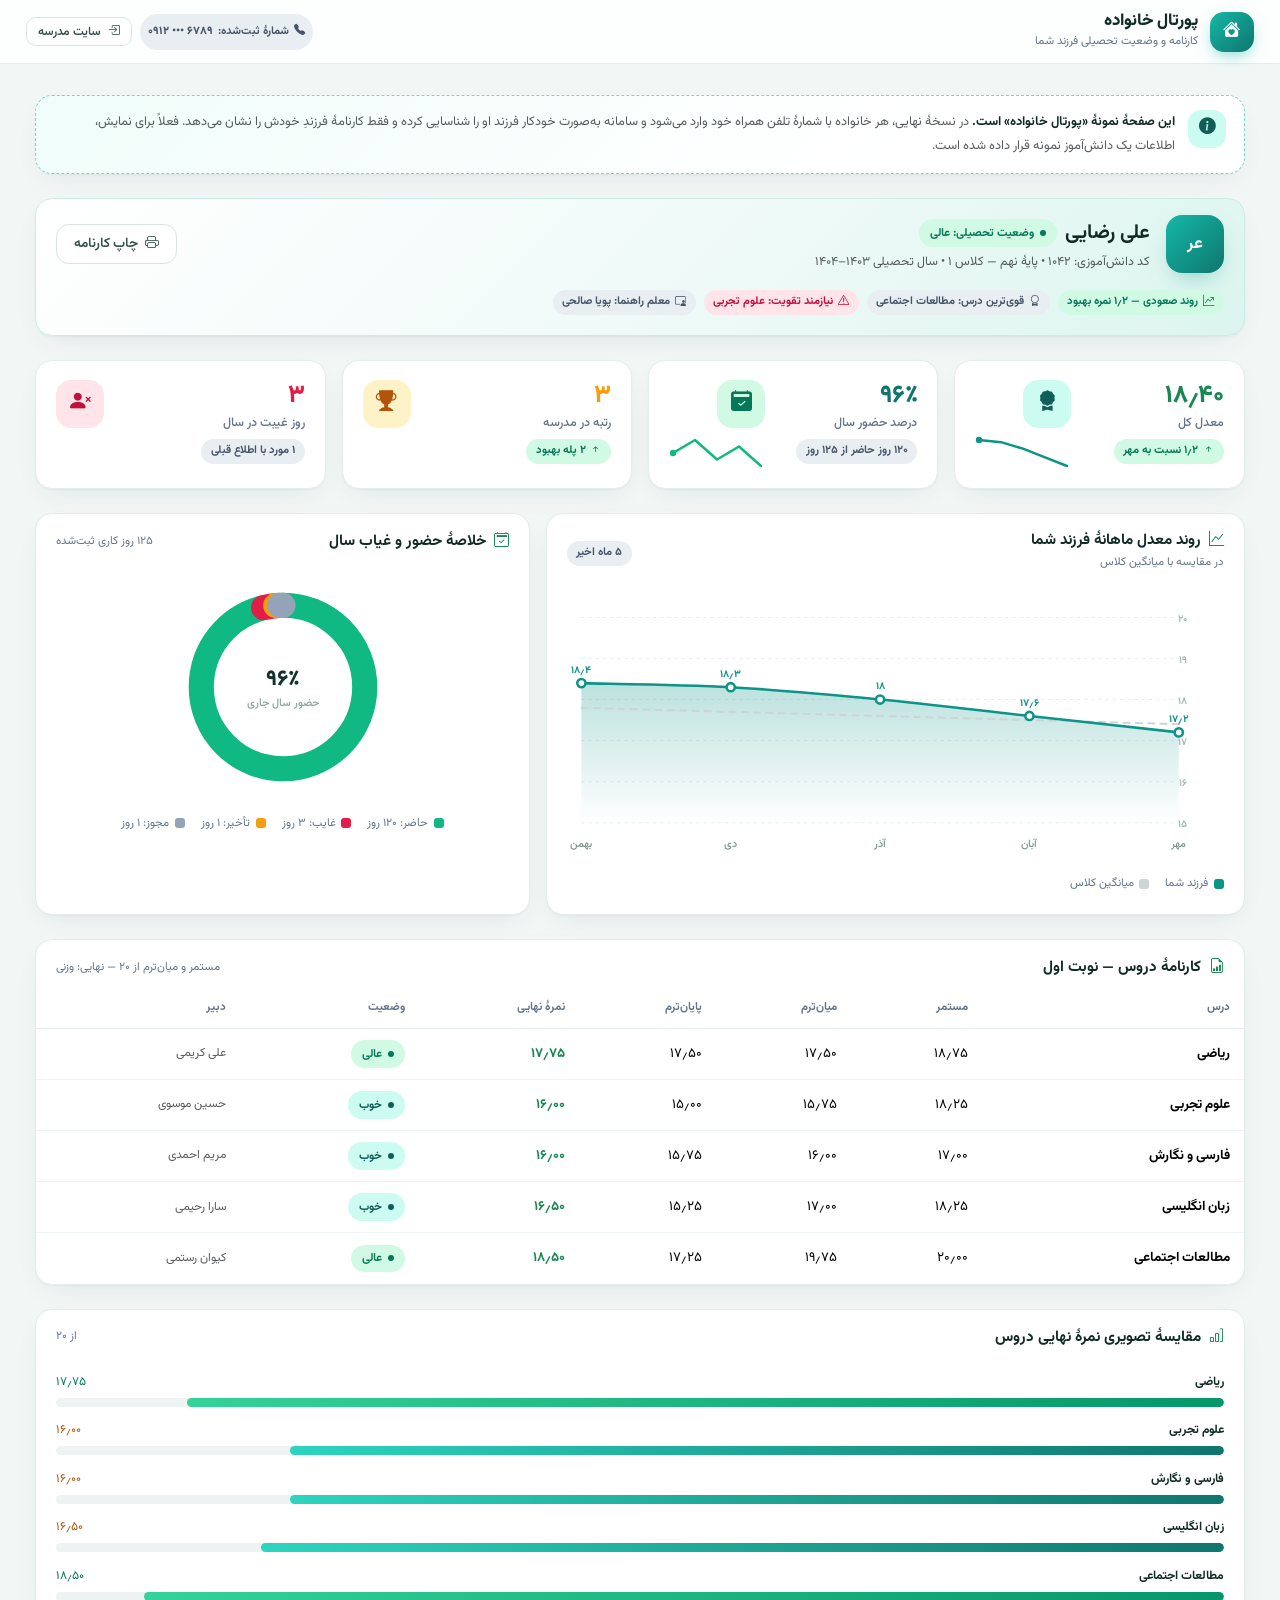
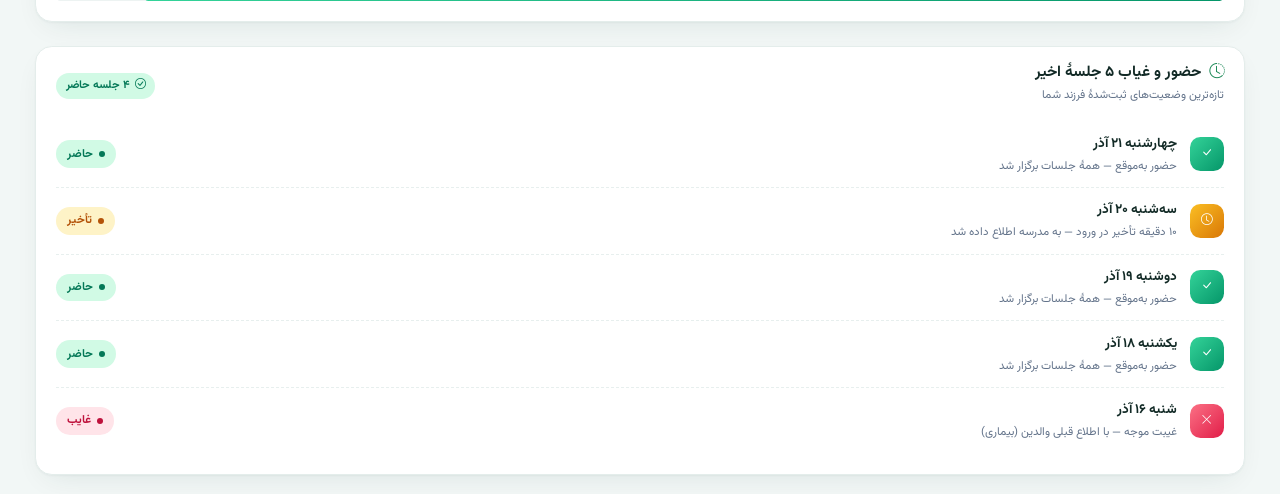
<file: parent.html>
<!DOCTYPE html>
<html lang="fa" dir="rtl">
<head>
  <meta charset="UTF-8">
  <meta name="viewport" content="width=device-width, initial-scale=1">
  <title>پورتال خانواده | سامانه پایش هوشمند عملکرد دانش‌آموز</title>
  <meta name="description" content="مشاهدهٔ کارنامه، وضعیت تحصیلی و حضور و غیاب فرزند — پورتال خانوادهٔ سامانه پایش هوشمند">
  <link rel="icon" href="logo.svg" type="image/svg+xml">
  <link rel="stylesheet" href="assets/css/bootstrap.rtl.min.css">
  <link rel="stylesheet" href="assets/css/bootstrap-icons.css">
  <link rel="stylesheet" href="assets/css/fonts.css">
  <link rel="stylesheet" href="assets/css/style.css">
</head>
<body>

<!-- ══════════════════════════════════════════════════════════════
     پورتال خانواده — صفحهٔ مستقل از index.html
     برای نمونه، دادهٔ فقط «یک دانش‌آموز» در تگ‌های HTML قرار گرفته
     است. در نسخهٔ نهایی، بر اساس شمارهٔ تلفن همراه والدین، همین
     بخش‌ها به‌صورت پویا با کارنامهٔ فرزند همان خانواده پر می‌شود.
     ══════════════════════════════════════════════════════════════ -->

<div class="main-area">

  <!-- ═══════════ نوار بالا ═══════════ -->
  <header class="topbar">
    <span class="brand-logo" style="width:40px;height:40px;font-size:1.1rem"><i class="bi bi-house-heart-fill"></i></span>
    <div class="me-1">
      <h1 class="page-title">پورتال خانواده</h1>
      <div class="crumb">کارنامه و وضعیت تحصیلی فرزند شما</div>
    </div>

    <div class="d-flex align-items-center gap-2 ms-auto">
      <!-- شمارهٔ تماس ثبت‌شدهٔ والدین — مبنای شناسایی فرزند در نسخهٔ نهایی -->
      <span class="chip flat p-2 d-none d-sm-inline-flex" id="parentPhoneChip" title="این شماره در نسخهٔ نهایی مبنای شناسایی فرزند شماست">
        <i class="bi bi-telephone-fill"></i> شمارهٔ ثبت‌شده: <b dir="ltr">۰۹۱۲ ••• ۶۷۸۹</b>
      </span>
      <a class="btn btn-ghost btn-sm-brand text-nowrap" href="index.html"><i class="bi bi-box-arrow-in-right me-1"></i> سایت مدرسه</a>
    </div>
  </header>

  <!-- محتوا -->
  <main class="content">

    <!-- بنر توضیح نسخهٔ نمایشی (چاپ نمی‌شود) -->
    <div class="card-soft p-banner mb-4 no-print" role="note">
      <span class="p-banner-icon"><i class="bi bi-info-circle-fill"></i></span>
      <div>
        <b>این صفحهٔ نمونهٔ «پورتال خانواده» است.</b>
        <span class="text-muted">در نسخهٔ نهایی، هر خانواده با شمارهٔ تلفن همراه خود وارد می‌شود و سامانه به‌صورت خودکار فرزند او را شناسایی کرده و فقط کارنامهٔ فرزندِ خودش را نشان می‌دهد. فعلاً برای نمایش، اطلاعات یک دانش‌آموز نمونه قرار داده شده است.</span>
      </div>
    </div>

    <!-- ═══════════ کارت شناسنامهٔ دانش‌آموز ═══════════
         دادهٔ دانش‌آموز نمونه — مستقیم داخل تگ‌های HTML
         (در نسخهٔ نهایی بر اساس شمارهٔ تلفن والدین به‌صورت پویا پر می‌شود) -->
    <section class="card-soft p-hero mb-4" id="childHero" aria-label="مشخصات دانش‌آموز"
             data-name="علی رضایی" data-id="۱۰۴۲" data-grade="نهم" data-cls="۱" data-year="۱۴۰۳–۱۴۰۴"
             data-gpa="18.4" data-attend="96" data-rank="3" data-absent-days="3" data-parent-phone="09123456789">
      <div class="card-body">
        <div class="d-flex align-items-center gap-3 flex-wrap">
          <span class="avatar lg av-teal p-hero-avatar">عر</span>
          <div class="flex-grow-1">
            <div class="d-flex align-items-center gap-2 flex-wrap">
              <span class="fw-bold fs-5">علی رضایی</span>
              <span class="status-pill st-excellent">وضعیت تحصیلی: عالی</span>
            </div>
            <div class="text-muted" style="font-size:.78rem">
              کد دانش‌آموزی: ۱۰۴۲ • پایهٔ نهم — کلاس ۱ • سال تحصیلی ۱۴۰۳–۱۴۰۴
            </div>
          </div>
          <button class="btn btn-ghost no-print" id="btnPrintCar"><i class="bi bi-printer me-1"></i> چاپ کارنامه</button>
        </div>

        <div class="d-flex flex-wrap gap-2 mt-3">
          <span class="chip up"><i class="bi bi-graph-up-arrow"></i> روند صعودی — ۱٫۲ نمره بهبود</span>
          <span class="chip flat"><i class="bi bi-award"></i> قوی‌ترین درس: مطالعات اجتماعی</span>
          <span class="chip down"><i class="bi bi-exclamation-triangle"></i> نیازمند تقویت: علوم تجربی</span>
          <span class="chip flat"><i class="bi bi-person-video3"></i> معلم راهنما: پویا صالحی</span>
        </div>
      </div>
    </section>

    <!-- ═══════════ ۴ شاخص اصلی (اعداد و روند، همه در data-attribute های HTML) ═══════════ -->
    <section aria-label="شاخص‌های اصلی وضعیت تحصیلی" class="mb-4">
      <div class="row g-3">
        <div class="col-12 col-sm-6 col-xl-3">
          <div class="card-soft stat-card">
            <div class="d-flex justify-content-between align-items-start">
              <div>
                <div class="stat-num text-success">۱۸٫۴۰</div>
                <div class="stat-label">معدل کل</div>
                <span class="chip up mt-1"><i class="bi bi-arrow-up-short"></i>۱٫۲ نسبت به مهر</span>
              </div>
              <div>
                <span class="stat-icon bg-soft-brand"><i class="bi bi-award-fill"></i></span>
                <div class="mt-2 js-spark" style="width:96px" data-points="17.2,17.6,18,18.3,18.4" data-color="#0d9488" role="img" aria-label="روند صعودی معدل"></div>
              </div>
            </div>
          </div>
        </div>
        <div class="col-12 col-sm-6 col-xl-3">
          <div class="card-soft stat-card">
            <div class="d-flex justify-content-between align-items-start">
              <div>
                <div class="stat-num" style="color:var(--brand-600)">۹۶٪</div>
                <div class="stat-label">درصد حضور سال</div>
                <span class="chip flat mt-1">۱۲۰ روز حاضر از ۱۲۵ روز</span>
              </div>
              <div>
                <span class="stat-icon bg-soft-emerald"><i class="bi bi-calendar2-check-fill"></i></span>
                <div class="mt-2 js-spark" style="width:96px" data-points="94,97,95,98,96" data-color="#10b981" role="img" aria-label="روند درصد حضور"></div>
              </div>
            </div>
          </div>
        </div>
        <div class="col-12 col-sm-6 col-xl-3">
          <div class="card-soft stat-card">
            <div class="d-flex justify-content-between align-items-start">
              <div>
                <div class="stat-num" style="color:var(--amber)">۳</div>
                <div class="stat-label">رتبه در مدرسه</div>
                <span class="chip up mt-1"><i class="bi bi-arrow-up-short"></i>۲ پله بهبود</span>
              </div>
              <span class="stat-icon bg-soft-amber"><i class="bi bi-trophy-fill"></i></span>
            </div>
          </div>
        </div>
        <div class="col-12 col-sm-6 col-xl-3">
          <div class="card-soft stat-card">
            <div class="d-flex justify-content-between align-items-start">
              <div>
                <div class="stat-num" style="color:var(--rose)">۳</div>
                <div class="stat-label">روز غیبت در سال</div>
                <span class="chip flat mt-1">۱ مورد با اطلاع قبلی</span>
              </div>
              <span class="stat-icon bg-soft-rose"><i class="bi bi-person-x-fill"></i></span>
            </div>
          </div>
        </div>
      </div>
    </section>

    <!-- ═══════════ روند معدل ماهانه + دونات حضور ═══════════
         دادهٔ نمودارها فقط در data-attribute های همین تگ‌هاست؛
         parent.js آن‌ها را می‌خواند و SVG را ترسیم می‌کند. -->
    <div class="row g-3 mb-4">
      <div class="col-lg-7">
        <div class="card-soft h-100">
          <div class="card-head">
            <div><h6><i class="bi bi-graph-up text-success me-1"></i> روند معدل ماهانهٔ فرزند شما</h6><span class="hint">در مقایسه با میانگین کلاس</span></div>
            <span class="chip flat">۵ ماه اخیر</span>
          </div>
          <div class="card-body">
            <div class="chart-wrap" id="trendCard"
                 data-months="مهر,آبان,آذر,دی,بهمن"
                 data-student="17.2,17.6,18,18.3,18.4"
                 data-class="17.4,17.5,17.6,17.7,17.8">
              <div id="trendChart" role="img" aria-label="نمودار روند معدل ماهانه — صعودی از ۱۷٫۲ به ۱۸٫۴"></div>
            </div>
            <div class="legend mt-3">
              <span class="li"><span class="swatch" style="background:#0d9488"></span>فرزند شما</span>
              <span class="li"><span class="swatch" style="background:#cbd5d3"></span>میانگین کلاس</span>
            </div>
          </div>
        </div>
      </div>
      <div class="col-lg-5">
        <div class="card-soft h-100">
          <div class="card-head"><h6><i class="bi bi-calendar2-check text-success me-1"></i> خلاصهٔ حضور و غیاب سال</h6><span class="hint">۱۲۵ روز کاری ثبت‌شده</span></div>
          <div class="card-body d-flex flex-column align-items-center gap-3">
            <div class="chart-wrap" style="max-width:220px" id="attDonutCard"
                 data-total="125" data-present="120" data-absent="3" data-late="1" data-excused="1">
              <div id="attDonut" role="img" aria-label="نمودار دونات حضور سال — ۹۶ درصد"></div>
            </div>
            <div class="legend justify-content-center">
              <span class="li"><span class="swatch" style="background:#10b981"></span>حاضر: ۱۲۰ روز</span>
              <span class="li"><span class="swatch" style="background:#e11d48"></span>غایب: ۳ روز</span>
              <span class="li"><span class="swatch" style="background:#f59e0b"></span>تأخیر: ۱ روز</span>
              <span class="li"><span class="swatch" style="background:#94a3b8"></span>مجوز: ۱ روز</span>
            </div>
          </div>
        </div>
      </div>
    </div>

    <!-- ═══════════ کارنامهٔ دروس (۵ درس — داده مستقیم در تگ‌های HTML) ═══════════ -->
    <div class="card-soft mb-4">
      <div class="card-head">
        <h6><i class="bi bi-file-earmark-bar-graph text-success me-1"></i> کارنامهٔ دروس — نوبت اول</h6>
        <span class="hint">مستمر و میان‌ترم از ۲۰ — نهایی: وزنی</span>
      </div>
      <div class="table-responsive">
        <table class="table table-clean align-middle" id="gradeTable">
          <thead>
            <tr><th>درس</th><th>مستمر</th><th>میان‌ترم</th><th>پایان‌ترم</th><th>نمرهٔ نهایی</th><th>وضعیت</th><th>دبیر</th></tr>
          </thead>
          <tbody id="gradeTbody">
            <tr data-subject="ریاضی" data-cc="18.75" data-mid="17.5" data-fin="17.5" data-final="17.75">
              <td class="fw-bold">ریاضی</td>
              <td>۱۸٫۷۵</td><td>۱۷٫۵۰</td><td>۱۷٫۵۰</td>
              <td><b class="text-success">۱۷٫۷۵</b></td>
              <td><span class="status-pill st-excellent">عالی</span></td>
              <td class="text-muted" style="font-size:.75rem">علی کریمی</td>
            </tr>
            <tr data-subject="علوم تجربی" data-cc="18.25" data-mid="15.75" data-fin="15" data-final="16">
              <td class="fw-bold">علوم تجربی</td>
              <td>۱۸٫۲۵</td><td>۱۵٫۷۵</td><td>۱۵٫۰۰</td>
              <td><b class="text-success">۱۶٫۰۰</b></td>
              <td><span class="status-pill st-good">خوب</span></td>
              <td class="text-muted" style="font-size:.75rem">حسین موسوی</td>
            </tr>
            <tr data-subject="فارسی و نگارش" data-cc="17" data-mid="16" data-fin="15.75" data-final="16">
              <td class="fw-bold">فارسی و نگارش</td>
              <td>۱۷٫۰۰</td><td>۱۶٫۰۰</td><td>۱۵٫۷۵</td>
              <td><b class="text-success">۱۶٫۰۰</b></td>
              <td><span class="status-pill st-good">خوب</span></td>
              <td class="text-muted" style="font-size:.75rem">مریم احمدی</td>
            </tr>
            <tr data-subject="زبان انگلیسی" data-cc="18.25" data-mid="17" data-fin="15.25" data-final="16.5">
              <td class="fw-bold">زبان انگلیسی</td>
              <td>۱۸٫۲۵</td><td>۱۷٫۰۰</td><td>۱۵٫۲۵</td>
              <td><b class="text-success">۱۶٫۵۰</b></td>
              <td><span class="status-pill st-good">خوب</span></td>
              <td class="text-muted" style="font-size:.75rem">سارا رحیمی</td>
            </tr>
            <tr data-subject="مطالعات اجتماعی" data-cc="20" data-mid="19.75" data-fin="17.25" data-final="18.5">
              <td class="fw-bold">مطالعات اجتماعی</td>
              <td>۲۰٫۰۰</td><td>۱۹٫۷۵</td><td>۱۷٫۲۵</td>
              <td><b class="text-success">۱۸٫۵۰</b></td>
              <td><span class="status-pill st-excellent">عالی</span></td>
              <td class="text-muted" style="font-size:.75rem">کیوان رستمی</td>
            </tr>
          </tbody>
        </table>
      </div>
    </div>

    <!-- مقایسهٔ تصویری نمرهٔ نهایی دروس (از همین جدول بالا خوانده می‌شود) -->
    <div class="card-soft mb-4">
      <div class="card-head"><h6><i class="bi bi-bar-chart text-success me-1"></i> مقایسهٔ تصویری نمرهٔ نهایی دروس</h6><span class="hint">از ۲۰</span></div>
      <div class="card-body" id="subjectBars"><!-- با جاوااسکریپت از ردیف‌های جدول کارنامه ساخته می‌شود --></div>
    </div>

    <!-- ═══════════ سابقهٔ حضور و غیاب (۵ جلسهٔ اخیر — داده مستقیم در تگ‌های HTML) ═══════════ -->
    <div class="card-soft">
      <div class="card-head">
        <div><h6><i class="bi bi-clock-history text-success me-1"></i> حضور و غیاب ۵ جلسهٔ اخیر</h6><span class="hint">تازه‌ترین وضعیت‌های ثبت‌شدهٔ فرزند شما</span></div>
        <span class="chip up"><i class="bi bi-check-circle"></i> ۴ جلسه حاضر</span>
      </div>
      <div class="card-body pt-1">
        <div class="row-item">
          <span class="avatar sm av-emerald"><i class="bi bi-check-lg"></i></span>
          <div>
            <div class="t">چهارشنبه ۲۱ آذر</div>
            <div class="s">حضور به‌موقع — همهٔ جلسات برگزار شد</div>
          </div>
          <div class="end"><span class="status-pill st-excellent">حاضر</span></div>
        </div>
        <div class="row-item">
          <span class="avatar sm av-amber"><i class="bi bi-clock"></i></span>
          <div>
            <div class="t">سه‌شنبه ۲۰ آذر</div>
            <div class="s">۱۰ دقیقه تأخیر در ورود — به مدرسه اطلاع داده شد</div>
          </div>
          <div class="end"><span class="status-pill st-warn">تأخیر</span></div>
        </div>
        <div class="row-item">
          <span class="avatar sm av-emerald"><i class="bi bi-check-lg"></i></span>
          <div>
            <div class="t">دوشنبه ۱۹ آذر</div>
            <div class="s">حضور به‌موقع — همهٔ جلسات برگزار شد</div>
          </div>
          <div class="end"><span class="status-pill st-excellent">حاضر</span></div>
        </div>
        <div class="row-item">
          <span class="avatar sm av-emerald"><i class="bi bi-check-lg"></i></span>
          <div>
            <div class="t">یکشنبه ۱۸ آذر</div>
            <div class="s">حضور به‌موقع — همهٔ جلسات برگزار شد</div>
          </div>
          <div class="end"><span class="status-pill st-excellent">حاضر</span></div>
        </div>
        <div class="row-item">
          <span class="avatar sm av-rose"><i class="bi bi-x-lg"></i></span>
          <div>
            <div class="t">شنبه ۱۶ آذر</div>
            <div class="s">غیبت موجه — با اطلاع قبلی والدین (بیماری)</div>
          </div>
          <div class="end"><span class="status-pill st-danger">غایب</span></div>
        </div>
      </div>
    </div>

  </main>
</div>

<script src="assets/js/bootstrap.bundle.min.js"></script>
<script src="assets/js/parent.js"></script>
</body>
</html>
</file>
<file: assets/css/fonts.css>
/* ---------- Vazirmatn Persian Font (Local) ---------- */
@font-face {
  font-family: 'Vazirmatn';
  src: url('../fonts/Vazirmatn-Regular.woff2') format('woff2');
  font-weight: 400;
  font-style: normal;
  font-display: swap;
}
@font-face {
  font-family: 'Vazirmatn';
  src: url('../fonts/Vazirmatn-Medium.woff2') format('woff2');
  font-weight: 500;
  font-style: normal;
  font-display: swap;
}
@font-face {
  font-family: 'Vazirmatn';
  src: url('../fonts/Vazirmatn-SemiBold.woff2') format('woff2');
  font-weight: 600;
  font-style: normal;
  font-display: swap;
}
@font-face {
  font-family: 'Vazirmatn';
  src: url('../fonts/Vazirmatn-Bold.woff2') format('woff2');
  font-weight: 700;
  font-style: normal;
  font-display: swap;
}
@font-face {
  font-family: 'Vazirmatn';
  src: url('../fonts/Vazirmatn-ExtraBold.woff2') format('woff2');
  font-weight: 800;
  font-style: normal;
  font-display: swap;
}
</file>
<file: assets/css/style.css>
/* ============================================================
   سامانه پایش هوشمند عملکرد دانش‌آموز — قالب فرانت‌اند
   استایل اختصاصی (RTL / فارسی) — Bootstrap 5.3 RTL
   ============================================================ */

:root {
  --brand: #0d9488;
  --brand-600: #0f766e;
  --brand-700: #115e59;
  --brand-soft: #ccfbf1;
  --brand-softer: #effaf8;
  --ink: #122a26;
  --muted: #64748b;
  --line: #e4edeb;
  --bg: #f2f7f6;
  --card: #ffffff;
  --emerald: #10b981;
  --emerald-soft: #d1fae5;
  --amber: #f59e0b;
  --amber-soft: #fef3c7;
  --rose: #e11d48;
  --rose-soft: #ffe4e9;
  --slate-soft: #e9eef2;
  --sidebar-w: 270px;
  --radius: 1.05rem;
  --shadow: 0 1px 2px rgba(15, 55, 50, .04), 0 10px 30px -12px rgba(15, 55, 50, .12);
  --shadow-lift: 0 4px 10px rgba(13, 148, 136, .10), 0 22px 44px -18px rgba(15, 55, 50, .22);
}

* { -webkit-tap-highlight-color: transparent; }

html { scroll-behavior: smooth; }

body {
  font-family: 'Vazirmatn', 'Segoe UI', Tahoma, sans-serif;
  background: var(--bg);
  color: var(--ink);
  font-size: .925rem;
  line-height: 1.8;
  overflow-x: hidden;
}

::selection { background: var(--brand-soft); color: var(--brand-700); }

/* ---------- اسکرول‌بار ---------- */
::-webkit-scrollbar { width: 9px; height: 9px; }
::-webkit-scrollbar-track { background: transparent; }
::-webkit-scrollbar-thumb { background: #c3d6d3; border-radius: 99px; border: 2px solid transparent; background-clip: content-box; }
::-webkit-scrollbar-thumb:hover { background: #9dbfba; background-clip: content-box; }
.sidebar-scroll::-webkit-scrollbar-thumb { background: #2c5a52; background-clip: content-box; }

/* ============================================================
   چیدمان کلی
   ============================================================ */
.app-wrapper { display: flex; min-height: 100vh; }

.main-area {
  flex: 1 1 auto;
  min-width: 0;
  display: flex;
  flex-direction: column;
  min-height: 100vh;
}

.content { flex: 1 1 auto; padding: 1.6rem 1.6rem 1rem; }
@media (min-width: 992px) { .content { padding: 1.9rem 2.2rem 1.2rem; } }

/* ---------- فوتر چسبان ---------- */
.app-footer {
  margin-top: auto;
  padding: .8rem 1.6rem calc(.8rem + env(safe-area-inset-bottom, 0px));
  display: flex; flex-wrap: wrap; gap: .4rem 1rem;
  align-items: center; justify-content: space-between;
  color: var(--muted); font-size: .78rem;
  border-top: 1px solid var(--line);
  background: #fff;
}
.app-footer .dot-sep::before { content: '•'; margin-inline: .45rem; opacity: .5; }

/* ============================================================
   سایدبار
   ============================================================ */
.sidebar {
  width: var(--sidebar-w);
  flex: 0 0 var(--sidebar-w);
  background: linear-gradient(180deg, #0b2a25 0%, #0d332d 55%, #0b2a25 100%);
  color: #cfe5e0;
  position: sticky; top: 0;
  height: 100vh;
  display: flex; flex-direction: column;
  z-index: 1030;
}
.sidebar .brand {
  display: flex; align-items: center; gap: .75rem;
  padding: 1.25rem 1.35rem 1.1rem;
  border-bottom: 1px solid rgba(255, 255, 255, .07);
}
.brand-logo {
  width: 44px; height: 44px; border-radius: 14px; flex: 0 0 44px;
  background: linear-gradient(135deg, #14b8a6, #0f766e);
  display: grid; place-items: center;
  color: #fff; font-size: 1.35rem;
  box-shadow: 0 6px 16px -4px rgba(20, 184, 166, .55);
}
.brand-title { font-weight: 800; color: #fff; font-size: 1.02rem; line-height: 1.4; }
.brand-sub { font-size: .7rem; color: #7fa89f; letter-spacing: .02em; }

.sidebar-nav { flex: 1 1 auto; overflow-y: auto; padding: .9rem .8rem 1rem; }
.sidebar-scroll { scrollbar-width: thin; }
.nav-caption {
  font-size: .68rem; color: #6f948c; padding: .9rem .65rem .35rem; font-weight: 600;
}
.side-link {
  display: flex; align-items: center; gap: .7rem;
  padding: .62rem .75rem; margin-bottom: .15rem;
  color: #a7c6bf; border-radius: .8rem; text-decoration: none;
  font-size: .88rem; font-weight: 500;
  transition: background .18s, color .18s, transform .18s;
  position: relative;
}
.side-link i { font-size: 1.08rem; width: 1.35rem; text-align: center; }
.side-link:hover { background: rgba(255, 255, 255, .06); color: #fff; transform: translateX(-2px); }
.side-link.active {
  background: linear-gradient(90deg, rgba(20, 184, 166, .22), rgba(20, 184, 166, .08));
  color: #ffffff;
  box-shadow: inset 0 0 0 1px rgba(45, 212, 191, .25);
}
.side-link.active::before {
  content: ''; position: absolute; inset-inline-start: -.8rem; top: 20%;
  height: 60%; width: 4px; border-radius: 99px; background: #2dd4bf;
}
.side-link .n-badge {
  margin-inline-start: auto; font-size: .68rem; font-weight: 700;
  background: rgba(255, 255, 255, .12); color: #d9efe9;
  border-radius: 99px; padding: .05rem .55rem;
}
.side-link.active .n-badge { background: #14b8a6; color: #fff; }

.side-user {
  margin: .75rem; padding: .8rem .9rem;
  background: rgba(255, 255, 255, .05);
  border: 1px solid rgba(255, 255, 255, .08);
  border-radius: 1rem;
  display: flex; align-items: center; gap: .7rem;
}
.side-user .name { color: #fff; font-size: .84rem; font-weight: 700; }
.side-user .role { font-size: .7rem; color: #7fa89f; }
.side-user .logout {
  margin-inline-start: auto; color: #f2a5b5; background: none; border: 0; font-size: 1.05rem;
  transition: color .2s;
}
.side-user .logout:hover { color: #fb7185; }

/* offcanvas حالت موبایل */
@media (max-width: 991.98px) {
  .sidebar {
    position: fixed; inset-block: 0; inset-inline-start: 0;
    transform: translateX(100%);
    transition: transform .3s ease;
    width: 290px; flex-basis: 290px;
  }
  .sidebar.show { transform: translateX(0); }
  .backdrop {
    position: fixed; inset: 0; background: rgba(9, 30, 26, .55);
    opacity: 0; pointer-events: none; transition: opacity .3s; z-index: 1025;
  }
  .backdrop.show { opacity: 1; pointer-events: auto; }
}
@media (min-width: 992px) { .backdrop { display: none; } }

/* ============================================================
   نوار بالا
   ============================================================ */
.topbar {
  position: sticky; top: 0; z-index: 1020;
  background: rgba(255, 255, 255, .82);
  backdrop-filter: blur(10px);
  border-bottom: 1px solid var(--line);
  display: flex; align-items: center; gap: .75rem;
  padding: .7rem 1.6rem;
  min-height: 64px;
}
.topbar .page-title { font-weight: 800; font-size: 1.05rem; margin: 0; white-space: nowrap; }
.topbar .crumb { font-size: .72rem; color: var(--muted); }

.icon-btn {
  width: 40px; height: 40px; border-radius: .8rem;
  display: inline-grid; place-items: center;
  border: 1px solid var(--line); background: #fff; color: #48605b;
  font-size: 1.1rem; position: relative;
  transition: all .2s;
}
.icon-btn:hover { border-color: var(--brand); color: var(--brand-600); background: var(--brand-softer); }
.icon-btn .ping {
  position: absolute; top: 8px; inset-inline-end: 9px;
  width: 8px; height: 8px; border-radius: 50%;
  background: var(--rose); border: 2px solid #fff;
}

.top-search { max-width: 320px; flex: 1 1 auto; }
.top-search .form-control {
  border-radius: .8rem; padding-inline-start: 2.4rem; background: #f7faf9; border-color: var(--line);
}
.top-search .form-control:focus { background: #fff; }
.top-search { position: relative; }
.top-search i { position: absolute; top: 50%; inset-inline-start: .85rem; transform: translateY(-50%); color: #94a3a1; font-size: .95rem; z-index: 5; }

.avatar {
  width: 40px; height: 40px; border-radius: .8rem;
  display: inline-grid; place-items: center; flex: 0 0 auto;
  font-weight: 700; font-size: .82rem; color: #fff;
  background: var(--brand);
  user-select: none;
}
.avatar.sm { width: 34px; height: 34px; font-size: .72rem; border-radius: .65rem; }
.avatar.lg { width: 58px; height: 58px; font-size: 1.05rem; border-radius: 1rem; }

/* ============================================================
   سربرگ صفحه‌ها
   ============================================================ */
.page-head { display: flex; flex-wrap: wrap; gap: 1rem; align-items: flex-start; justify-content: space-between; margin-bottom: 1.4rem; }
.page-head h2 { font-size: 1.35rem; font-weight: 800; margin: 0; }
.page-head p { color: var(--muted); font-size: .83rem; margin: .15rem 0 0; }

/* ============================================================
   کارت‌ها
   ============================================================ */
.card-soft {
  background: var(--card);
  border: 1px solid var(--line);
  border-radius: var(--radius);
  box-shadow: var(--shadow);
}
.card-soft .card-head {
  padding: 1.05rem 1.25rem .55rem;
  display: flex; align-items: center; justify-content: space-between; gap: .75rem; flex-wrap: wrap;
}
.card-soft .card-head h6 { font-weight: 700; font-size: .95rem; margin: 0; }
.card-soft .card-head .hint { font-size: .72rem; color: var(--muted); }
.card-soft .card-body { padding: 1rem 1.25rem 1.25rem; }

.stat-card { padding: 1.15rem 1.25rem; height: 100%; transition: transform .25s, box-shadow .25s; }
.stat-card:hover { transform: translateY(-4px); box-shadow: var(--shadow-lift); }
.stat-icon {
  width: 48px; height: 48px; border-radius: .95rem;
  display: grid; place-items: center; font-size: 1.3rem; flex: 0 0 48px;
}
.stat-num { font-size: 1.55rem; font-weight: 800; line-height: 1.3; letter-spacing: -.01em; }
.stat-label { color: var(--muted); font-size: .78rem; font-weight: 500; }

.chip {
  display: inline-flex; align-items: center; gap: .3rem;
  font-size: .7rem; font-weight: 700; border-radius: 99px; padding: .18rem .6rem;
}
.chip.up { background: var(--emerald-soft); color: #047857; }
.chip.down { background: var(--rose-soft); color: #be123c; }
.chip.flat { background: var(--slate-soft); color: #475569; }

.bg-soft-brand { background: var(--brand-soft); color: var(--brand-700); }
.bg-soft-emerald { background: var(--emerald-soft); color: #047857; }
.bg-soft-amber { background: var(--amber-soft); color: #b45309; }
.bg-soft-rose { background: var(--rose-soft); color: #be123c; }
.bg-soft-slate { background: var(--slate-soft); color: #475569; }

/* ---------- آواتار رنگی با حروف ---------- */
.av-teal { background: linear-gradient(135deg, #14b8a6, #0f766e); }
.av-amber { background: linear-gradient(135deg, #fbbf24, #d97706); }
.av-rose { background: linear-gradient(135deg, #fb7185, #e11d48); }
.av-emerald { background: linear-gradient(135deg, #34d399, #059669); }
.av-slate { background: linear-gradient(135deg, #94a3b8, #475569); }
.av-violet { background: linear-gradient(135deg, #c084fc, #9333ea); }

/* ============================================================
   جدول‌ها
   ============================================================ */
.table-clean { margin: 0; color: var(--ink); --bs-table-bg: transparent; }
.table-clean > thead th {
  font-size: .72rem; font-weight: 700; color: var(--muted);
  border-bottom: 1px solid var(--line); padding: .65rem .85rem; white-space: nowrap;
}
.table-clean > tbody td {
  padding: .7rem .85rem; border-bottom: 1px solid #eef4f3; vertical-align: middle; font-size: .84rem;
}
.table-clean > tbody tr:last-child td { border-bottom: 0; }
.table-clean > tbody tr { transition: background .15s; }
.table-clean > tbody tr:hover { background: #f6fbfa; }

.status-pill {
  display: inline-flex; align-items: center; gap: .35rem;
  font-size: .72rem; font-weight: 700; border-radius: 99px; padding: .22rem .7rem;
  white-space: nowrap;
}
.status-pill::before { content: ''; width: 6px; height: 6px; border-radius: 50%; background: currentColor; }
.st-excellent { background: var(--emerald-soft); color: #047857; }
.st-good { background: var(--brand-soft); color: var(--brand-700); }
.st-warn { background: var(--amber-soft); color: #b45309; }
.st-danger { background: var(--rose-soft); color: #be123c; }
.st-info { background: var(--slate-soft); color: #475569; }

/* ============================================================
   فرم‌ها
   ============================================================ */
.form-label { font-size: .78rem; font-weight: 600; color: #3b514d; margin-bottom: .3rem; }
.form-control, .form-select {
  border-radius: .75rem; border-color: #d9e5e3; font-size: .86rem; padding: .5rem .85rem;
}
.form-control:focus, .form-select:focus {
  border-color: var(--brand); box-shadow: 0 0 0 .22rem rgba(13, 148, 136, .13);
}
.input-note { width: 130px; }

.btn-brand {
  background: linear-gradient(135deg, #14b8a6, #0f766e);
  color: #fff; border: 0; border-radius: .8rem; font-weight: 700; font-size: .85rem;
  padding: .55rem 1.15rem;
  box-shadow: 0 8px 18px -8px rgba(13, 148, 136, .65);
  transition: transform .2s, box-shadow .2s, filter .2s;
}
.btn-brand:hover, .btn-brand:focus { color: #fff; filter: brightness(1.06); transform: translateY(-1px); box-shadow: 0 12px 24px -8px rgba(13, 148, 136, .7); }
.btn-ghost {
  background: #fff; border: 1px solid #d9e5e3; color: #33504b; border-radius: .8rem; font-weight: 600; font-size: .85rem;
  padding: .55rem 1.05rem; transition: all .2s;
}
.btn-ghost:hover { border-color: var(--brand); color: var(--brand-600); background: var(--brand-softer); }
.btn-sm-brand { padding: .3rem .7rem; font-size: .75rem; border-radius: .6rem; }
.btn-icon-ghost {
  width: 32px; height: 32px; border-radius: .55rem; display: inline-grid; place-items: center;
  border: 1px solid var(--line); background: #fff; color: #52706a; font-size: .85rem; transition: all .2s;
}
.btn-icon-ghost:hover { color: var(--brand-600); border-color: var(--brand); background: var(--brand-softer); }
.btn-icon-ghost.danger:hover { color: #be123c; border-color: #fda4af; background: var(--rose-soft); }

/* ============================================================
   حضور و غیاب — کلیدهای وضعیت
   ============================================================ */
.seg { display: inline-flex; background: #eef4f3; border-radius: .8rem; padding: .22rem; gap: .18rem; }
.seg-btn {
  border: 0; background: transparent; border-radius: .6rem;
  font-size: .72rem; font-weight: 700; color: #64748b;
  padding: .28rem .7rem; display: inline-flex; align-items: center; gap: .3rem;
  transition: all .18s; cursor: pointer;
}
.seg-btn i { font-size: .8rem; }
.seg-btn:hover { color: var(--ink); }
.seg-btn.present { background: #fff; color: #047857; box-shadow: 0 1px 4px rgba(4, 120, 87, .18); }
.seg-btn.absent { background: #fff; color: #be123c; box-shadow: 0 1px 4px rgba(190, 18, 60, .18); }
.seg-btn.late { background: #fff; color: #b45309; box-shadow: 0 1px 4px rgba(180, 83, 9, .18); }
.seg-btn.excused { background: #fff; color: #475569; box-shadow: 0 1px 4px rgba(71, 85, 105, .18); }

.sms-preview {
  background: linear-gradient(135deg, #0b2a25, #11453c);
  color: #d7ebe6; border-radius: var(--radius); padding: 1.1rem 1.2rem;
  font-size: .8rem; line-height: 2; position: relative; overflow: hidden;
}
.sms-preview::after {
  content: '\F1F4'; font-family: 'bootstrap-icons';
  position: absolute; inset-inline-end: -8px; bottom: -14px; font-size: 5.5rem; opacity: .08;
}
.sms-preview .sms-head { color: #5eead4; font-weight: 700; font-size: .75rem; margin-bottom: .3rem; display: flex; align-items: center; gap: .4rem; }

/* ============================================================
   نمودارها
   ============================================================ */
.chart-wrap { width: 100%; }
.chart-wrap svg { width: 100%; height: auto; display: block; }
.chart-wrap svg text { font-family: 'Vazirmatn', sans-serif; }

.legend { display: flex; flex-wrap: wrap; gap: .4rem 1rem; font-size: .72rem; color: var(--muted); }
.legend .li { display: inline-flex; align-items: center; gap: .35rem; }
.legend .swatch { width: 10px; height: 10px; border-radius: 3px; display: inline-block; }

.donut-center { font-weight: 800; }
.h-bar { margin-bottom: .85rem; }
.h-bar:last-child { margin-bottom: 0; }
.h-bar .h-top { display: flex; justify-content: space-between; font-size: .76rem; margin-bottom: .25rem; }
.h-bar .h-top b { font-weight: 700; }
.h-bar .track { height: 9px; background: #edf3f2; border-radius: 99px; overflow: hidden; }
.h-bar .fill { height: 100%; border-radius: 99px; transition: width .9s cubic-bezier(.2,.7,.3,1); }

/* ============================================================
   لیست ردیفی (غایبین / پیام‌ها / برترین‌ها)
   ============================================================ */
.row-item {
  display: flex; align-items: center; gap: .8rem;
  padding: .65rem 0; border-bottom: 1px dashed #e7efee;
}
.row-item:last-child { border-bottom: 0; }
.row-item .t { font-weight: 700; font-size: .84rem; }
.row-item .s { font-size: .72rem; color: var(--muted); }
.row-item .end { margin-inline-start: auto; text-align: left; }

/* ============================================================
   گفتگوی هوش مصنوعی
   ============================================================ */
.chat-shell { display: flex; flex-direction: column; height: calc(100vh - 235px); min-height: 480px; }
.chat-body { flex: 1 1 auto; overflow-y: auto; padding: 1.25rem; display: flex; flex-direction: column; gap: 1rem; }
.msg { display: flex; gap: .6rem; max-width: 86%; }
.msg .bubble {
  padding: .7rem 1rem; border-radius: 1.1rem; font-size: .85rem; line-height: 1.9;
  box-shadow: 0 1px 3px rgba(15, 55, 50, .06);
}
.msg.ai { align-self: flex-start; }
.msg.ai .bubble { background: #fff; border: 1px solid var(--line); border-start-start-radius: .3rem; }
.msg.me { align-self: flex-end; flex-direction: row-reverse; }
.msg.me .bubble { background: linear-gradient(135deg, #0d9488, #0f766e); color: #fff; border-start-end-radius: .3rem; }
.msg .who { font-size: .68rem; color: var(--muted); margin-bottom: .15rem; }
.msg.me .who { color: rgba(255, 255, 255, .75); }
.bubble .mini-list { margin: .3rem 0 0; padding: 0; list-style: none; font-size: .78rem; }
.bubble .mini-list li { display: flex; justify-content: space-between; gap: 1rem; padding: .18rem 0; border-bottom: 1px dashed #e8f0ee; }
.bubble .mini-list li:last-child { border-bottom: 0; }

.typing { display: inline-flex; gap: 4px; align-items: center; padding: .8rem 1rem; }
.typing span { width: 7px; height: 7px; background: #9fb8b3; border-radius: 50%; animation: blink 1.2s infinite; }
.typing span:nth-child(2) { animation-delay: .2s; }
.typing span:nth-child(3) { animation-delay: .4s; }
@keyframes blink { 0%, 80%, 100% { opacity: .25; transform: translateY(0); } 40% { opacity: 1; transform: translateY(-3px); } }

.suggest-chips { display: flex; flex-wrap: wrap; gap: .45rem; padding: 0 1.25rem .8rem; }
.suggest-chips button {
  border: 1px dashed #bcd8d3; background: var(--brand-softer); color: var(--brand-700);
  font-size: .74rem; font-weight: 600; border-radius: 99px; padding: .3rem .8rem;
  transition: all .2s;
}
.suggest-chips button:hover { background: var(--brand-soft); border-style: solid; }

.chat-input { border-top: 1px solid var(--line); padding: .8rem 1rem; display: flex; gap: .6rem; background: #fbfdfd; border-end-start-radius: var(--radius); border-end-end-radius: var(--radius); }
.chat-input .form-control { border-radius: .9rem; }

/* ============================================================
   مودال و Toast
   ============================================================ */
.modal-content { border-radius: 1.15rem; border: 0; box-shadow: 0 30px 80px -20px rgba(9, 40, 35, .45); }
.modal-header { border-bottom: 1px solid var(--line); padding: 1.1rem 1.4rem; }
.modal-title { font-weight: 800; font-size: 1rem; }
.modal-body { padding: 1.3rem 1.4rem; }
.modal-footer { border-top: 1px solid var(--line); padding: .9rem 1.4rem; }

.toast-host { position: fixed; bottom: 1.2rem; inset-inline-start: 1.2rem; z-index: 2000; display: flex; flex-direction: column; gap: .5rem; }
.demo-toast {
  background: #0c2a25; color: #d9efe9; border-radius: .9rem; padding: .7rem 1rem;
  font-size: .8rem; display: flex; align-items: center; gap: .55rem;
  box-shadow: 0 18px 40px -12px rgba(9, 40, 35, .5);
  border: 1px solid rgba(45, 212, 191, .25);
  animation: toastIn .3s ease;
}
.demo-toast i { color: #2dd4bf; font-size: 1rem; }
@keyframes toastIn { from { opacity: 0; transform: translateY(12px); } to { opacity: 1; transform: none; } }
.demo-toast.hide { opacity: 0; transform: translateY(8px); transition: all .3s; }

/* ============================================================
   کارت معلم
   ============================================================ */
.teacher-card { padding: 1.2rem; height: 100%; transition: transform .25s, box-shadow .25s; }
.teacher-card:hover { transform: translateY(-4px); box-shadow: var(--shadow-lift); }
.subject-tag {
  display: inline-block; font-size: .68rem; font-weight: 600;
  background: var(--brand-softer); color: var(--brand-700); border: 1px solid #d3ebe6;
  border-radius: 99px; padding: .12rem .6rem; margin: 0 .12rem .3rem;
}

/* ============================================================
   نوار تب
   ============================================================ */
.nav-pills-soft {
  background: #eef4f3; border-radius: .9rem; padding: .3rem; gap: .25rem; display: inline-flex; flex-wrap: wrap;
}
.nav-pills-soft .nav-link {
  border-radius: .65rem; font-size: .8rem; font-weight: 700; color: #5b7570; padding: .4rem 1rem; border: 0;
}
.nav-pills-soft .nav-link.active { background: #fff; color: var(--brand-700); box-shadow: 0 2px 8px rgba(15, 55, 50, .1); }

/* تاریخ نوار */
.date-nav { display: inline-flex; align-items: center; gap: .35rem; background: #fff; border: 1px solid var(--line); border-radius: .8rem; padding: .25rem .4rem; }
.date-nav .d-label { font-size: .8rem; font-weight: 700; padding: 0 .5rem; min-width: 170px; text-align: center; }

/* انیمیشن ورود بخش‌ها */
.view { animation: viewIn .35s ease; }
@keyframes viewIn { from { opacity: 0; transform: translateY(10px); } to { opacity: 1; transform: none; } }

.empty-hint { text-align: center; color: var(--muted); font-size: .8rem; padding: 1.4rem 0; }

/* ---------- چاپ کارنامه ---------- */
@media print {
  .sidebar, .topbar, .app-footer, .no-print, .toast-host, .backdrop, .bottom-nav, #tourOverlay, .wiz-progress { display: none !important; }
  .content { padding: 0 !important; }
  body { background: #fff; }
  .card-soft { box-shadow: none !important; border: 1px solid #ddd; break-inside: avoid; }
}

/* ============================================================
   ✔ بهینه‌سازی برای مدیر مدرسه — نسخهٔ ساده‌شده
   منو با زیرنویس، کارت‌های «کارهای پرتکرار»، ویزارد ۳ گامی،
   ناوبری پایین موبایل و تور راهنمای اسپات‌لایت
   ============================================================ */

/* ---------- آیتم‌های منو با زیرنویس توضیحی ---------- */
.side-link { padding: .5rem .75rem; }
.side-link .side-wrap { display: flex; flex-direction: column; line-height: 1.5; min-width: 0; flex: 1 1 auto; }
.side-link .side-txt { font-size: .86rem; font-weight: 600; }
.side-link .side-sub { font-size: .66rem; color: #7ea79e; font-weight: 400; white-space: nowrap; overflow: hidden; text-overflow: ellipsis; }
.side-link.active .side-sub { color: #93e6d5; }

.side-help { padding: .6rem .8rem .2rem; }
.btn-tour {
  background: rgba(255, 255, 255, .08); color: #bfe8de; border: 1px dashed rgba(45, 212, 191, .4);
  font-size: .74rem; font-weight: 700; border-radius: .8rem; padding: .5rem .6rem;
  transition: all .2s;
}
.btn-tour:hover { background: rgba(45, 212, 191, .18); color: #fff; border-style: solid; }

/* ---------- عنوان بخش در صفحهٔ خانه ---------- */
.section-cap {
  display: flex; align-items: center; gap: .45rem;
  font-size: .82rem; font-weight: 800; color: #3d5f59;
  margin-bottom: .85rem;
}
.section-cap i { color: var(--brand); font-size: .95rem; }

/* ---------- کارت‌های «کارهای پرتکرار» (خانهٔ وظیفه‌محور) ---------- */
.task-card {
  display: flex; align-items: center; gap: .9rem; width: 100%;
  background: var(--card); border: 1px solid var(--line); border-radius: var(--radius);
  padding: 1.05rem 1.1rem; text-align: start; box-shadow: var(--shadow);
  transition: transform .25s, box-shadow .25s, border-color .25s;
  height: 100%;
}
.task-card:hover { transform: translateY(-4px); box-shadow: var(--shadow-lift); border-color: #bfe3dc; }
.task-card:hover .task-arrow { transform: translateX(-4px); color: var(--brand); }
.task-icon {
  flex: 0 0 auto; width: 52px; height: 52px; border-radius: 1rem;
  display: inline-flex; align-items: center; justify-content: center; font-size: 1.45rem;
}
.task-body { display: flex; flex-direction: column; min-width: 0; flex: 1 1 auto; }
.task-t { font-weight: 800; font-size: .92rem; color: var(--ink); }
.task-s { font-size: .72rem; color: var(--muted); line-height: 1.7; }
.task-arrow { flex: 0 0 auto; color: #b5cdc8; transition: transform .25s, color .25s; align-self: center; }
.tc-brand .task-icon { background: var(--brand-soft); color: var(--brand-700); }
.tc-emerald .task-icon { background: var(--emerald-soft); color: #047857; }
.tc-amber .task-icon { background: var(--amber-soft); color: #b45309; }
.tc-rose .task-icon { background: var(--rose-soft); color: #be123c; }
.tc-violet .task-icon { background: #f3e8ff; color: #7e22ce; }
.task-card .chip { align-self: flex-start; font-size: .68rem; }

/* ---------- ویزارد ۳ گامی حضور و غیاب ---------- */
.wiz-progress {
  display: flex; align-items: center; gap: .6rem;
  background: var(--card); border: 1px solid var(--line); border-radius: var(--radius);
  padding: .85rem 1.1rem; margin-bottom: 1.2rem; box-shadow: var(--shadow);
}
.wstep { display: flex; align-items: center; gap: .5rem; flex: 0 0 auto; }
.wstep .wnum {
  width: 30px; height: 30px; border-radius: 50%; display: inline-flex; align-items: center; justify-content: center;
  background: #eef4f3; color: #6b8681; font-weight: 800; font-size: .82rem; transition: all .25s;
}
.wstep .wt { font-size: .78rem; font-weight: 700; color: #6b8681; white-space: nowrap; }
.wstep.active .wnum { background: var(--brand); color: #fff; box-shadow: 0 0 0 5px var(--brand-softer); }
.wstep.active .wt { color: var(--brand-700); }
.wstep.done .wnum { background: var(--emerald-soft); color: #047857; }
.wstep.done .wnum::after { content: '\F26E'; font-family: 'bootstrap-icons'; font-size: .8rem; }
.wstep.done .wnum { font-size: 0; } /* جای عدد، تیک */
.wline { flex: 1 1 auto; height: 2px; background: #e4edeb; border-radius: 99px; min-width: 14px; }
@media (max-width: 575.98px) { .wstep .wt { display: none; } .wiz-progress { justify-content: space-around; } .wline { flex: 0 0 16px; } }

/* ---------- کارت انتخاب کلاس (گام ۱) ---------- */
.cls-card {
  display: flex; flex-direction: column; align-items: flex-start; gap: .3rem; width: 100%; height: 100%;
  background: #fff; border: 1.5px solid var(--line); border-radius: 1rem; padding: .95rem 1rem;
  text-align: start; transition: all .2s; cursor: pointer;
}
.cls-card:hover { border-color: #7fd4c6; transform: translateY(-2px); box-shadow: var(--shadow-lift); }
.cls-card.selected { border-color: var(--brand); background: var(--brand-softer); box-shadow: inset 0 0 0 1px var(--brand); }
.cls-card.selected::after { content: 'انتخاب شد ✓'; font-size: .68rem; font-weight: 800; color: var(--brand-700); }
.cls-badge {
  color: #fff; font-size: .68rem; font-weight: 800; border-radius: .6rem; padding: .18rem .6rem; margin-bottom: .15rem;
}
.cls-t { font-weight: 800; font-size: .86rem; color: var(--ink); }
.cls-s { font-size: .72rem; color: var(--muted); display: flex; align-items: center; gap: .35rem; }

/* ---------- جعبه‌های بازبینی (گام ۳) ---------- */
.review-box { border-radius: .9rem; padding: .7rem .4rem; }
.review-box .rb-num { font-size: 1.3rem; font-weight: 800; line-height: 1.3; }
.review-box .rb-t { font-size: .72rem; font-weight: 600; }
.rb-ok { background: var(--emerald-soft); color: #047857; }
.rb-danger { background: var(--rose-soft); color: #be123c; }
.rb-warn { background: var(--amber-soft); color: #b45309; }
.rb-info { background: var(--slate-soft); color: #475569; }

/* ---------- صفحهٔ ثبت موفق ---------- */
.done-card { text-align: center; padding: 2.4rem 1.4rem; }
.done-icon {
  width: 74px; height: 74px; margin: 0 auto; border-radius: 50%;
  background: var(--emerald-soft); color: #059669; font-size: 2.4rem;
  display: flex; align-items: center; justify-content: center;
  animation: popIn .5s cubic-bezier(.2, 1.4, .4, 1);
}
@keyframes popIn { from { transform: scale(.4); opacity: 0; } to { transform: scale(1); opacity: 1; } }

/* ---------- ناوبری پایین موبایل (مثل اپلیکیشن) ---------- */
.bottom-nav {
  position: fixed; bottom: 0; inset-inline: 0; z-index: 1030;
  display: flex; justify-content: space-around;
  background: rgba(255, 255, 255, .97); backdrop-filter: blur(10px);
  border-top: 1px solid var(--line);
  padding: .3rem .3rem calc(.3rem + env(safe-area-inset-bottom, 0px));
  box-shadow: 0 -8px 24px -12px rgba(15, 55, 50, .18);
}
.bn-link {
  display: flex; flex-direction: column; align-items: center; gap: .12rem;
  flex: 1 1 0; padding: .3rem 0; text-decoration: none;
  color: #7c9691; font-size: .62rem; font-weight: 700; border-radius: .7rem;
  transition: color .2s, background .2s; min-height: 44px; justify-content: center;
}
.bn-link i { font-size: 1.25rem; }
.bn-link:hover { color: var(--brand-600); }
.bn-link.active { color: var(--brand-700); background: var(--brand-softer); }
@media (max-width: 991.98px) {
  .content { padding-bottom: calc(1rem + 4.6rem); }
  .app-footer { margin-bottom: 4.7rem; }
}

/* ---------- تور راهنمای اسپات‌لایت ---------- */
#tourOverlay { position: fixed; inset: 0; z-index: 1980; }
#tourSpot {
  position: fixed; border-radius: .95rem; pointer-events: none;
  box-shadow: 0 0 0 200vmax rgba(6, 33, 28, .62), 0 0 0 3px #2dd4bf;
  transition: top .3s cubic-bezier(.3, .9, .3, 1), left .3s cubic-bezier(.3, .9, .3, 1),
              width .3s cubic-bezier(.3, .9, .3, 1), height .3s cubic-bezier(.3, .9, .3, 1);
  z-index: 1981;
}
#tourCard {
  position: fixed; z-index: 1982; width: min(340px, calc(100vw - 24px));
  background: #fff; border-radius: 1.1rem; padding: 1rem 1.1rem;
  box-shadow: 0 30px 70px -18px rgba(9, 40, 35, .55);
  border: 1px solid var(--line);
  animation: tourIn .3s ease;
}
@keyframes tourIn { from { opacity: 0; transform: translateY(8px); } to { opacity: 1; transform: none; } }
#tourCard .t-head { display: flex; align-items: center; justify-content: space-between; margin-bottom: .3rem; }
#tourCard .t-badge { font-size: .68rem; font-weight: 800; background: var(--brand-soft); color: var(--brand-700); border-radius: 99px; padding: .12rem .65rem; }
#tourCard .t-close { border: 0; background: none; color: #94a3a1; font-size: .85rem; padding: .2rem; }
#tourCard .t-close:hover { color: var(--rose); }
#tourCard h6 { font-weight: 800; font-size: .92rem; margin-bottom: .3rem; }
#tourCard p { font-size: .78rem; color: var(--muted); line-height: 1.9; margin-bottom: .8rem; }
#tourCard .t-foot { display: flex; justify-content: space-between; gap: .5rem; }

/* ---------- هایلایت موقت ردیف کلاسِ تازه‌افوده ---------- */
@keyframes rowGlow { 0% { background-color: #d3efe8; } 70% { background-color: #e9f7f3; } 100% { background-color: transparent; } }
.table-clean > tbody tr.row-new > td { animation: rowGlow 2.4s ease-out forwards; }

/* ============================================================
   افت و پیشرفت تحصیلی — هشدار داشبورد و صفحهٔ جدید
   ============================================================ */
.trend-alert {
  background: linear-gradient(135deg, #fff1f3 0%, #fff 55%);
  border: 1px solid #fecdd3;
}
.trend-alert-icon {
  width: 46px; height: 46px; border-radius: .95rem; flex: 0 0 auto;
  background: #ffe4e8; color: #be123c; display: grid; place-items: center; font-size: 1.3rem;
}
.mini-student {
  display: flex; align-items: center; gap: .55rem; width: 100%;
  background: #fff; border: 1px solid #fda4af; border-radius: .8rem;
  padding: .55rem .75rem; text-align: start; transition: all .18s; cursor: pointer;
}
.mini-student:hover { border-color: #f43f5e; transform: translateY(-1px); box-shadow: 0 6px 16px -8px rgba(190, 18, 60, .3); }
.mini-student .ms-t { font-weight: 700; font-size: .78rem; color: var(--ink); }
.mini-student .ms-s { font-size: .68rem; color: var(--muted); }
.trend-card.down { border-inline-start: 4px solid #f43f5e; }
.trend-card.up { border-inline-start: 4px solid #10b981; }
.trend-card .row-item .end .btn-sm-brand { font-size: .68rem; padding: .22rem .55rem; }

/* ---------- جستجوی سریع دانش‌آموز در حضور و غیاب ---------- */
.att-search { position: relative; }
.att-search > i {
  position: absolute; top: 50%; right: .95rem; transform: translateY(-50%);
  color: #9ab3ae; font-size: .85rem; pointer-events: none; z-index: 5;
}
.att-search .form-control { padding-right: 2.5rem; border-radius: .8rem; }
.att-search .form-control:focus { border-color: var(--brand); box-shadow: 0 0 0 .2rem var(--brand-softer); }

/* ============================================================
   پورتال خانواده (parent.html) — صفحهٔ مستقل مشاهدهٔ کارنامهٔ فرزند
   ============================================================ */

/* کارت شناسنامهٔ دانش‌آموز — پس‌زمینهٔ ملایم برند */
.p-hero {
  background: linear-gradient(135deg, #ffffff 0%, #effaf8 55%, #dcf5ef 100%);
  border-color: #c9ece5;
}
.p-hero-avatar {
  width: 64px; height: 64px; font-size: 1.3rem; border-radius: 1.1rem;
  box-shadow: 0 10px 24px -10px rgba(13, 148, 136, .5);
}

/* بنر توضیح نسخهٔ نمایشی (در چاپ دیده نمی‌شود) */
.p-banner {
  display: flex; align-items: flex-start; gap: .8rem;
  padding: .9rem 1.1rem; font-size: .8rem; line-height: 1.9;
  background: linear-gradient(135deg, #f0fdfa 0%, #ffffff 70%);
  border: 1px dashed #7fd4c6;
}
.p-banner-icon {
  width: 38px; height: 38px; border-radius: .8rem; flex: 0 0 38px;
  background: var(--brand-soft); color: var(--brand-700);
  display: grid; place-items: center; font-size: 1.05rem;
}
@media (max-width: 575.98px) {
  .p-banner { font-size: .74rem; }
  .p-hero-avatar { width: 54px; height: 54px; }
}
</file>
